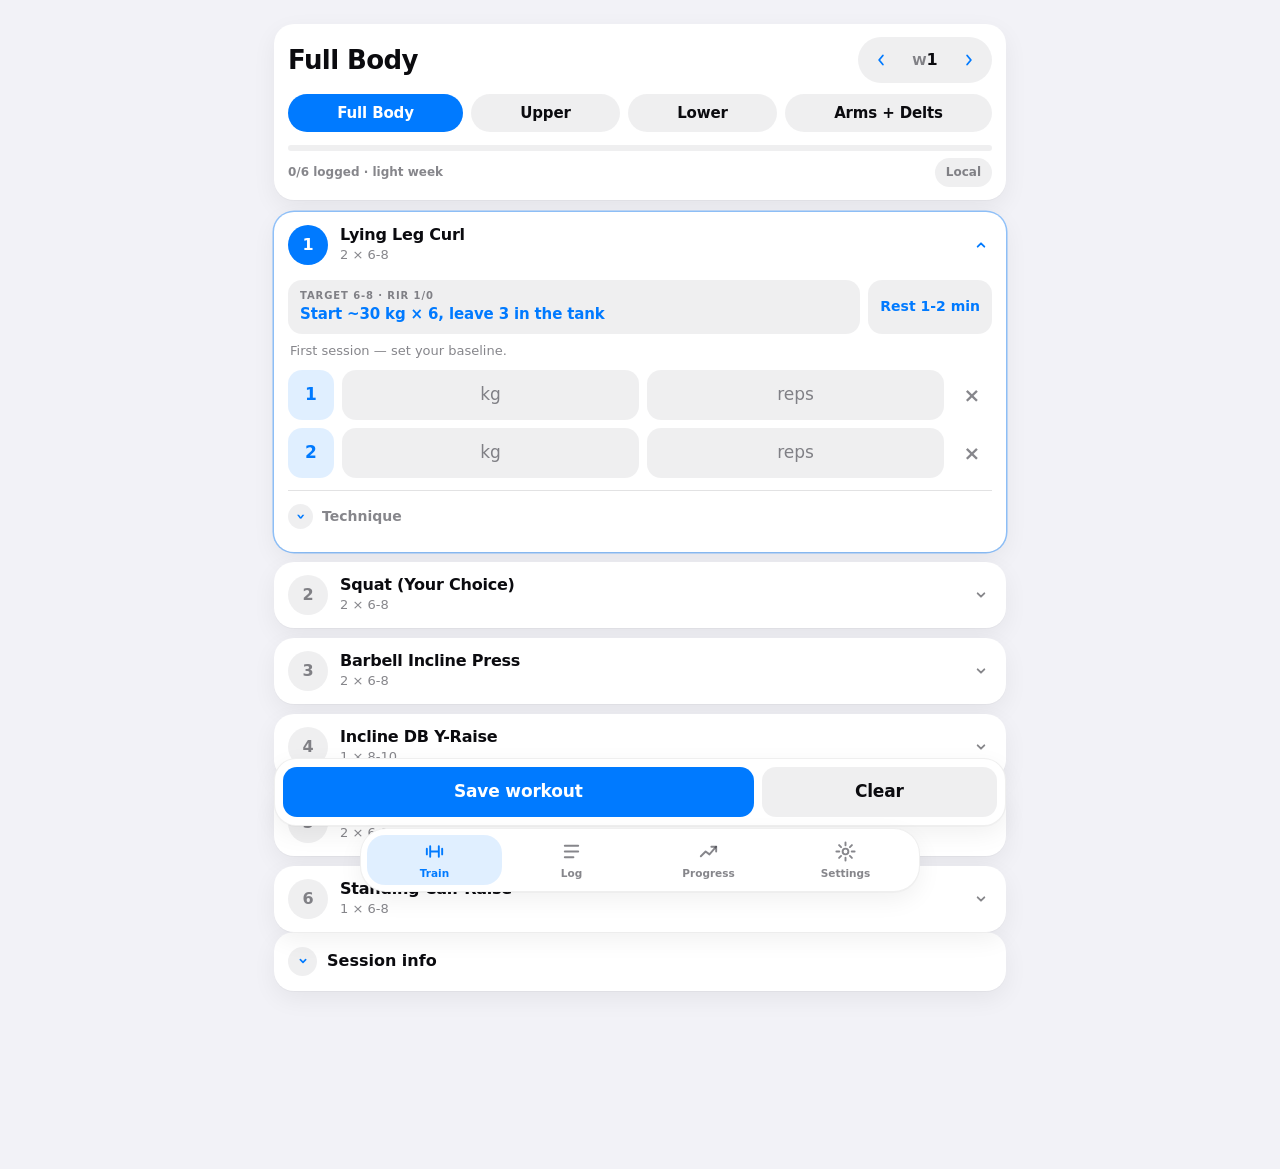
<file: index.html>
<!doctype html>
<html lang="en">
<head>
  <meta charset="utf-8">
  <meta name="viewport" content="width=device-width, initial-scale=1, viewport-fit=cover">
  <meta name="theme-color" content="#f2f2f7">
  <meta name="description" content="Mobile-first Min-Max training tracker with Supabase sync.">
  <meta name="apple-mobile-web-app-capable" content="yes">
  <meta name="apple-mobile-web-app-status-bar-style" content="black-translucent">
  <meta name="apple-mobile-web-app-title" content="MinMax">
  <title>MinMax Tracker</title>
  <link rel="manifest" href="manifest.webmanifest">
  <link rel="apple-touch-icon" href="icons/icon-192.png">
  <link rel="preconnect" href="https://cdn.jsdelivr.net" crossorigin>
  <link rel="dns-prefetch" href="https://fgeseogicphovwroritm.supabase.co">
  <script>
  // Apply saved theme before first paint to avoid a flash. "auto" (default) follows the system.
  try{
    var mmState = JSON.parse(localStorage.getItem('mm_tracker_v13_1_clean_sync_state') || 'null');
    var mmPref = (mmState && mmState.preferences && mmState.preferences.theme) || 'auto';
    var mmDark = mmPref === 'dark' || (mmPref !== 'light' && window.matchMedia && matchMedia('(prefers-color-scheme: dark)').matches);
    if(mmDark){
      document.documentElement.classList.add('dark');
      var mmMeta = document.querySelector('meta[name="theme-color"]');
      if(mmMeta) mmMeta.setAttribute('content', '#000000');
    }
  }catch(e){}
  </script>
  <link rel="stylesheet" href="src/styles.css?v=17.3.2">
  <script type="application/json" id="programFallback">{
  "version": "7.0.0",
  "title": "The Min-Max Program",
  "split": [
    "Full Body",
    "Upper",
    "Lower",
    "Arms + Delts"
  ],
  "lightWeeks": [
    1,
    7
  ],
  "weeks": 12,
  "days": {
    "Full Body": [
      {
        "name": "Lying Leg Curl",
        "sets": 2,
        "reps": "6-8",
        "rir": "1 / 0",
        "rest": "1-2 min",
        "substitutions": [
          "Seated Leg Curl",
          "Nordic Ham Curl"
        ],
        "note": "Set the machine for the biggest stretch at the bottom; don't let your hips pop up."
      },
      {
        "name": "Squat (Your Choice)",
        "sets": 2,
        "reps": "6-8",
        "rir": "3 / 2",
        "rest": "3-5 min",
        "substitutions": [
          "Back Squat",
          "Front Squat",
          "Hack Squat",
          "Belt Squat",
          "Smith Squat"
        ],
        "note": "Any squat variation works. Build to a hard top set."
      },
      {
        "name": "Barbell Incline Press",
        "sets": 2,
        "reps": "6-8",
        "rir": "2 / 1",
        "rest": "3-5 min",
        "substitutions": [
          "Smith Incline Press",
          "DB Incline Press"
        ],
        "note": "30–45° bench. Pause 1s at the bottom while keeping tension on the pecs."
      },
      {
        "name": "Incline DB Y-Raise",
        "sets": 1,
        "reps": "8-10",
        "rir": "0",
        "rest": "1-2 min",
        "substitutions": [
          "Cable Y-Raise",
          "Machine Lateral Raise"
        ],
        "note": "Back against a 30° incline; lift up and out in a Y shape."
      },
      {
        "name": "Pull-Up (Wide Grip)",
        "sets": 2,
        "reps": "6-8",
        "rir": "2 / 1",
        "rest": "2-3 min",
        "substitutions": [
          "Lat Pulldown (Wide)",
          "1-Arm Cable Pulldown"
        ],
        "note": "Control the negative, full ROM, feel the lats pull apart.",
        "bw": true
      },
      {
        "name": "Standing Calf Raise",
        "sets": 1,
        "reps": "6-8",
        "rir": "0",
        "rest": "1-2 min",
        "substitutions": [
          "Leg Press Calf Press",
          "Donkey Calf Raise"
        ],
        "note": "1–2s pause at the bottom; roll through the balls of your feet."
      }
    ],
    "Upper": [
      {
        "name": "Close-Grip Lat Pulldown",
        "sets": 2,
        "reps": "8-10",
        "rir": "2 / 1",
        "rest": "2-3 min",
        "substitutions": [
          "Close-Grip Pull-Up",
          "1-Arm Cable Pulldown"
        ],
        "note": "Lean back about 15°, drive elbows down, squeeze shoulder blades."
      },
      {
        "name": "Chest-Supported T-Bar Row",
        "sets": 2,
        "reps": "8-10",
        "rir": "2 / 1",
        "rest": "2-3 min",
        "substitutions": [
          "Chest-Supported Machine Row",
          "DB Row"
        ],
        "note": "Flare elbows about 45° and squeeze your shoulder blades at the top."
      },
      {
        "name": "Machine Shrug",
        "sets": 1,
        "reps": "6-8",
        "rir": "1",
        "rest": "1-2 min",
        "substitutions": [
          "Barbell Shrug",
          "Cable Shrug-In"
        ],
        "note": "Shrug up to your ears. Use straps if possible."
      },
      {
        "name": "Machine Chest Press",
        "sets": 2,
        "reps": "8-10",
        "rir": "2 / 1",
        "rest": "3-5 min",
        "substitutions": [
          "Smith Bench Press",
          "DB Bench Press"
        ],
        "note": "1s pause at the bottom with tension on the pecs."
      },
      {
        "name": "High-Cable Lateral Raise",
        "sets": 2,
        "reps": "8-10",
        "rir": "1 / 0",
        "rest": "1-2 min",
        "substitutions": [
          "DB Lateral Raise",
          "Machine Lateral Raise"
        ],
        "note": "Cable at hip height; let the hand pass past midline for a deep stretch."
      },
      {
        "name": "1-Arm Reverse Pec Deck",
        "sets": 1,
        "reps": "8-10",
        "rir": "0",
        "rest": "1-2 min",
        "substitutions": [
          "Lying Reverse DB Flye",
          "Reverse Cable Crossover"
        ],
        "note": "Sweep the weight out in the largest semi-circle you can."
      },
      {
        "name": "Cable Crunch",
        "sets": 2,
        "reps": "6-8",
        "rir": "1 / 0",
        "rest": "1-2 min",
        "substitutions": [
          "Weighted Crunch",
          "Machine Crunch"
        ],
        "note": "Round the lower back as you crunch; strong mind-muscle connection."
      }
    ],
    "Lower": [
      {
        "name": "Leg Extension",
        "sets": 2,
        "reps": "8-10",
        "rir": "1 / 0",
        "rest": "1-2 min",
        "substitutions": [
          "Reverse Nordic",
          "Sissy Squat"
        ],
        "note": "Seat back; pull your hips down into the seat using the handles."
      },
      {
        "name": "Barbell RDL",
        "sets": 2,
        "reps": "6-8",
        "rir": "3 / 2",
        "rest": "2-3 min",
        "substitutions": [
          "DB RDL",
          "Seated Cable Deadlift"
        ],
        "note": "Hips straight back, deep stretch, neutral spine — don't round."
      },
      {
        "name": "Machine Hip Thrust",
        "sets": 2,
        "reps": "6-8",
        "rir": "2 / 1",
        "rest": "2-3 min",
        "substitutions": [
          "Barbell Hip Thrust",
          "45° Hyperextension"
        ],
        "note": "Squeeze glutes hard at the top, control the way down."
      },
      {
        "name": "Leg Press",
        "sets": 1,
        "reps": "6-8",
        "rir": "1",
        "rest": "2-3 min",
        "substitutions": [
          "Smith Machine Squat",
          "Barbell Squat"
        ],
        "note": "Feet lower for quad focus; go as deep as you can without rounding."
      },
      {
        "name": "Standing Calf Raise",
        "sets": 2,
        "reps": "8-10",
        "rir": "1 / 0",
        "rest": "1-2 min",
        "substitutions": [
          "Leg Press Calf Press",
          "Donkey Calf Raise"
        ],
        "note": "1–2s pause at the bottom; roll through the balls of your feet."
      }
    ],
    "Arms + Delts": [
      {
        "name": "Bayesian Cable Curl",
        "sets": 2,
        "reps": "6-8",
        "rir": "1 / 0",
        "rest": "1-2 min",
        "substitutions": [
          "Incline DB Curl",
          "Standing DB Curl"
        ],
        "note": "Optionally lean forward; control the negative for a deep stretch."
      },
      {
        "name": "Overhead Cable Triceps Extension",
        "sets": 2,
        "reps": "8-10",
        "rir": "1 / 0",
        "rest": "1-2 min",
        "substitutions": [
          "Overhead DB Extension",
          "Skull Crusher"
        ],
        "note": "Feel a deep stretch on the triceps through the whole negative."
      },
      {
        "name": "Modified Zottman Curl",
        "sets": 1,
        "reps": "8-10",
        "rir": "0",
        "rest": "1-2 min",
        "substitutions": [
          "DB Hammer Curl",
          "Preacher Hammer Curl"
        ],
        "note": "Hammer on the way up, supinated palms up on the way down."
      },
      {
        "name": "Cable Triceps Kickback",
        "sets": 2,
        "reps": "8-10",
        "rir": "1 / 0",
        "rest": "1-2 min",
        "substitutions": [
          "Seated Dip Machine",
          "Close-Grip Dip"
        ],
        "note": "Keep your upper arm behind your torso throughout the ROM."
      },
      {
        "name": "DB Wrist Curl",
        "sets": 2,
        "reps": "8-10",
        "rir": "1 / 0",
        "rest": "1-2 min",
        "substitutions": [
          "Cable Wrist Curl"
        ],
        "note": "Smooth, controlled reps."
      },
      {
        "name": "DB Wrist Extension",
        "sets": 2,
        "reps": "8-10",
        "rir": "1 / 0",
        "rest": "1-2 min",
        "substitutions": [
          "Cable Wrist Extension"
        ],
        "note": "Smooth, controlled reps."
      },
      {
        "name": "Alternating DB Curl",
        "sets": 1,
        "reps": "6-8",
        "rir": "0",
        "rest": "1-2 min",
        "substitutions": [
          "Barbell Curl",
          "EZ-Bar Curl"
        ],
        "note": "Slow, controlled reps."
      },
      {
        "name": "Machine Lateral Raise",
        "sets": 2,
        "reps": "8-10",
        "rir": "1 / 0",
        "rest": "1-2 min",
        "substitutions": [
          "High-Cable Lateral Raise",
          "DB Lateral Raise"
        ],
        "note": "Focus on squeezing the side delt to move the weight."
      },
      {
        "name": "Dead Hang (optional)",
        "sets": 2,
        "reps": "Time",
        "rir": "—",
        "rest": "1-2 min",
        "substitutions": [],
        "note": "Hold for time. Try to add a few seconds each week.",
        "bw": true,
        "timed": true,
        "optional": true
      }
    ]
  }
}</script>
  <script defer src="src/app.js?v=17.3.2"></script>
</head>
<body>
  <noscript><div class="noscript">Enable JavaScript to use MinMax Tracker.</div></noscript>

  <div id="toast" class="toast" role="status" aria-live="polite" hidden></div>
  <div id="modalRoot"></div>

  <main id="app" class="shell">
    <section id="pageTrain" class="page active" data-page="train">
      <header class="card compact trainbar">
        <div class="trainbar-top">
          <h1 id="trainTitle">Train</h1>
          <div class="week-mini">
            <button id="weekMinus" type="button" aria-label="Previous week"><svg viewBox="0 0 24 24" aria-hidden="true"><path d="M14.5 6l-5 6 5 6"/></svg></button>
            <span>W<b id="weekNumber">1</b></span>
            <button id="weekPlus" type="button" aria-label="Next week"><svg viewBox="0 0 24 24" aria-hidden="true"><path d="M9.5 6l5 6-5 6"/></svg></button>
          </div>
        </div>
        <div id="dayTabs" class="chips" role="tablist" aria-label="Training day"></div>
        <div class="progress-wrap">
          <div class="progress-track" aria-label="Workout completion"><span id="workoutProgress"></span></div>
          <div class="progress-meta"><span id="trainSub">Loading program…</span><span class="status-pill" id="syncChip">Local</span></div>
        </div>
      </header>

      <div id="exerciseList" class="stack"></div>

      <section class="card compact">
        <button id="sessionToggle" class="details-toggle" type="button" aria-expanded="false"><span data-mark><svg viewBox="0 0 24 24" aria-hidden="true"><path d="M8 10l4 4 4-4"/></svg></span><b>Session info</b></button>
        <div id="sessionFields" class="session-fields" hidden>
          <div class="grid2">
            <label>Date<input id="sDate" type="date"></label>
            <label>Bodyweight<input id="sBw" type="number" inputmode="decimal" min="0" step="0.1" placeholder="kg"></label>
            <label>Energy<input id="sEnergy" type="number" inputmode="numeric" min="1" max="5" step="1" placeholder="1-5"></label>
            <label>Sleep<input id="sSleep" type="number" inputmode="numeric" min="1" max="5" step="1" placeholder="1-5"></label>
          </div>
          <label>Notes<input id="sNotes" type="text" maxlength="180" placeholder="Optional"></label>
        </div>
      </section>

      <div class="sticky-actions">
        <button id="saveWorkout" class="btn primary" type="button">Save workout</button>
        <button id="clearDraft" class="btn ghost" type="button">Clear</button>
      </div>
    </section>

    <section id="pageLog" class="page" data-page="log">
      <header class="hero"><h1>Log</h1><p class="small">Saved workouts</p></header>
      <div id="logList" class="stack"></div>
    </section>

    <section id="pageProgress" class="page" data-page="progress">
      <header class="hero"><h1>Progress</h1></header>
      <section class="card compact">
        <div class="segmented" role="tablist" aria-label="Progress view">
          <button id="viewOverall" class="seg active" type="button" data-view="overall">Overall</button>
          <button id="viewExercise" class="seg" type="button" data-view="exercise">Exercise</button>
        </div>
        <div id="progressControls" class="grid2 controls-grid">
          <label>Exercise<select id="progressExercise"></select></label>
          <label>Metric<select id="progressMetric"><option value="auto">Auto</option><option value="e1rm">Estimated 1RM</option><option value="load">Best load</option><option value="volume">Volume</option><option value="reps">Reps / seconds</option></select></label>
        </div>
      </section>
      <section id="statsGrid" class="stats-grid"></section>
      <section class="card"><div class="section-head"><h2 id="chartTitle">Chart</h2><p id="chartSubtitle" class="muted"></p></div><div id="chartBox" class="chart-box"></div></section>
      <section class="insights-grid">
        <article id="recordsPanel" class="card insight good"></article>
        <article id="weakPanel" class="card insight warning"></article>
      </section>
      <section class="card"><h2 id="listTitle">Entries</h2><div id="progressList" class="stack"></div></section>
    </section>

    <section id="pageSettings" class="page" data-page="settings">
      <header class="hero"><h1>Settings</h1></header>
      <section class="card" id="authBox"></section>
      <h3 class="group-title">Preferences</h3>
      <section class="card list-group">
        <div class="row-item">
          <span class="row-label">Appearance</span>
          <div class="seg-mini" id="themeSeg" role="group" aria-label="Appearance">
            <button type="button" data-theme-pref="auto" aria-pressed="false">Auto</button>
            <button type="button" data-theme-pref="light" aria-pressed="false">Light</button>
            <button type="button" data-theme-pref="dark" aria-pressed="false">Dark</button>
          </div>
        </div>
        <label class="row-item">
          <span class="row-label">Show RIR fields</span>
          <span class="switch"><input id="rirToggle" type="checkbox" role="switch" aria-label="Show RIR fields"></span>
        </label>
        <label class="row-item">
          <span class="row-label">Low power mode</span>
          <span class="switch"><input id="lowPowerToggle" type="checkbox" role="switch" aria-label="Low power mode"></span>
        </label>
      </section>
      <h3 class="group-title">Profile</h3>
      <section class="card list-group">
        <div class="row-item"><span class="row-label">Height</span><div class="row-input"><input id="pHeight" type="number" inputmode="numeric" min="120" max="230" step="1" placeholder="173" aria-label="Height, cm"><span class="unit">cm</span></div></div>
        <div class="row-item"><span class="row-label">Weight</span><div class="row-input"><input id="pWeight" type="number" inputmode="decimal" min="30" step="0.5" placeholder="76" aria-label="Weight, kg"><span class="unit">kg</span></div></div>
        <div class="row-item"><span class="row-label">Age</span><div class="row-input"><input id="pAge" type="number" inputmode="numeric" min="10" max="100" step="1" placeholder="24" aria-label="Age, years"><span class="unit">yrs</span></div></div>
        <div class="row-item"><span class="row-label">Sex</span><div class="seg-mini" id="sexSeg" role="group" aria-label="Sex"><button type="button" data-sex="m" aria-pressed="false">M</button><button type="button" data-sex="f" aria-pressed="false">F</button></div></div>
        <p class="small profile-note">Used to estimate starting weights and progression targets. Logged bodyweight takes priority over the profile weight.</p>
      </section>
      <h3 class="group-title">Data</h3>
      <section class="card list-group">
        <button id="exportJson" class="row-btn" type="button">Export JSON<span class="row-note">Full backup</span></button>
        <button id="exportCsv" class="row-btn" type="button">Export CSV<span class="row-note">Spreadsheet</span></button>
        <button id="importJsonBtn" class="row-btn" type="button">Import Backup<span class="row-note">JSON</span></button>
        <input id="importFile" type="file" accept="application/json,.json" hidden>
      </section>
      <section class="card compact">
        <button id="diagnosticsToggle" class="details-toggle" type="button" aria-expanded="false"><span data-mark><svg viewBox="0 0 24 24" aria-hidden="true"><path d="M8 10l4 4 4-4"/></svg></span><b>Sync diagnostics</b></button>
        <div id="diagnostics" class="diagnostics" hidden></div>
      </section>
      <h3 class="group-title">About</h3>
      <section class="card list-group">
        <button id="aboutRow" class="row-btn about-row" type="button" aria-expanded="false">Badge vault<span class="row-note" id="badgeCount">🏅 0/12</span></button>
        <div id="badgePanel" class="badge-grid" hidden></div>
        <div class="row-item"><span class="row-label">MinMax Tracker</span><span class="row-note" id="aboutVersion">v17</span></div>
      </section>
      <h3 class="group-title danger">Danger Zone</h3>
      <section class="card danger-zone">
        <p class="muted">Reset clears this device only. Erase removes local and cloud data if signed in.</p>
        <button id="resetLocal" class="btn danger-outline" type="button">Reset Local Data</button>
        <button id="eraseAll" class="btn danger-fill" type="button">Erase All Data</button>
      </section>
    </section>
  </main>

  <button id="restPill" class="rest-pill" type="button" hidden aria-label="Rest timer — tap to skip"></button>

  <nav class="bottom-nav" aria-label="Main navigation">
    <button class="navbtn active" data-nav="train" type="button"><svg viewBox="0 0 24 24" aria-hidden="true"><path d="M4 9v6M7.5 6.5v11M16.5 6.5v11M20 9v6M7.5 12h9"/></svg>Train</button>
    <button class="navbtn" data-nav="log" type="button"><svg viewBox="0 0 24 24" aria-hidden="true"><path d="M5 6h14M5 12h14M5 18h9"/></svg>Log</button>
    <button class="navbtn" data-nav="progress" type="button"><svg viewBox="0 0 24 24" aria-hidden="true"><path d="M4 17l5-5 4 3 7-8"/><path d="M15 7h5v5"/></svg>Progress</button>
    <button class="navbtn" data-nav="settings" type="button"><svg viewBox="0 0 24 24" aria-hidden="true"><circle cx="12" cy="12" r="3"/><path d="M12 2.5v3M12 18.5v3M2.5 12h3M18.5 12h3M5.3 5.3l2.1 2.1M16.6 16.6l2.1 2.1M18.7 5.3l-2.1 2.1M7.4 16.6l-2.1 2.1"/></svg>Settings</button>
  </nav>
</body>
</html>
</file>
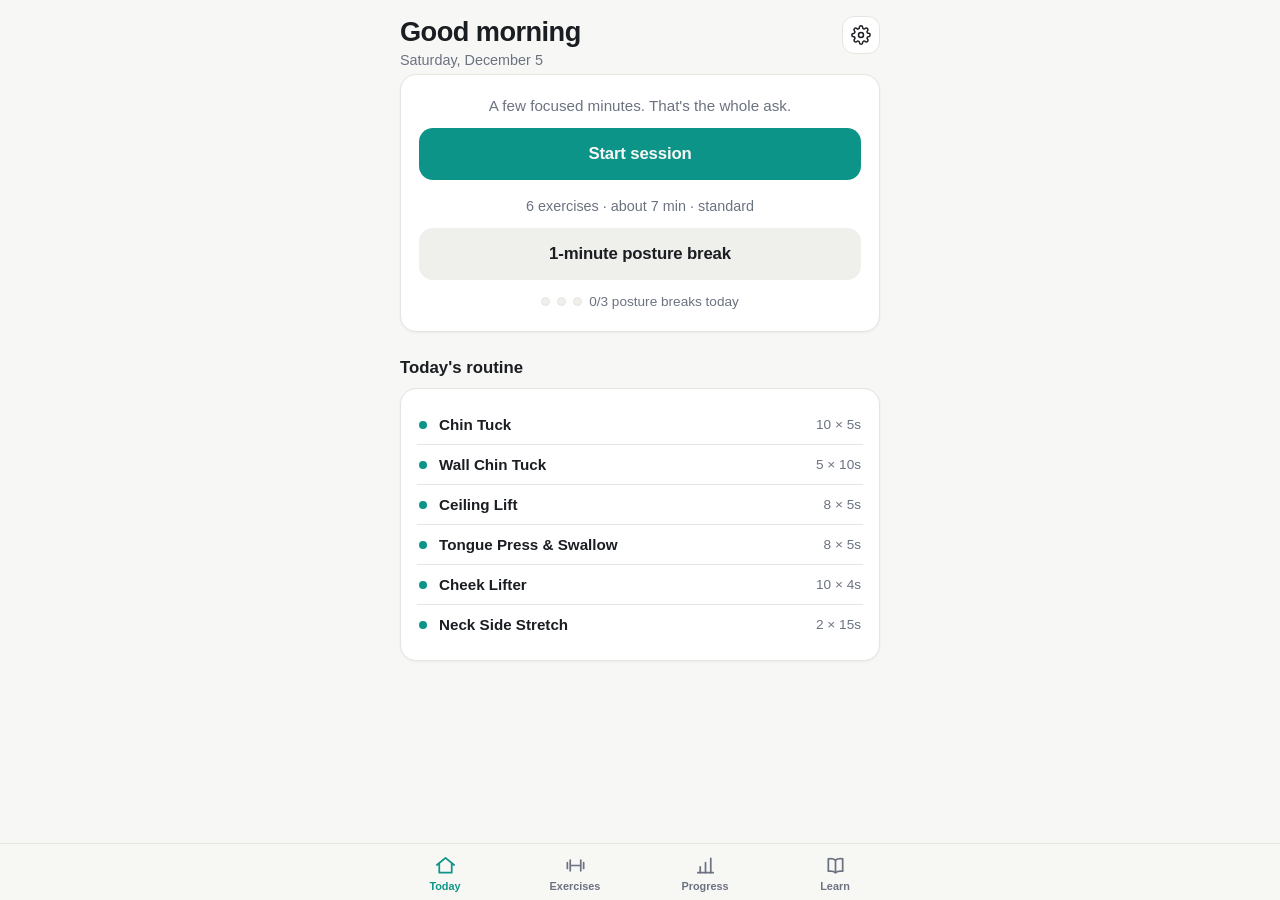
<file: chin-tuck/index.html>
<!DOCTYPE html>
<html lang="en">
<head>
<meta charset="UTF-8">
<meta name="viewport" content="width=device-width, initial-scale=1, viewport-fit=cover, user-scalable=no">
<meta name="theme-color" content="#F7F7F5" media="(prefers-color-scheme: light)">
<meta name="theme-color" content="#0E1116" media="(prefers-color-scheme: dark)">
<meta name="apple-mobile-web-app-capable" content="yes">
<meta name="apple-mobile-web-app-status-bar-style" content="black-translucent">
<meta name="description" content="Tuck — a minimalist, evidence-based chin tuck and face-posture trainer.">
<link rel="manifest" href="manifest.webmanifest">
<link rel="icon" href="icons/icon-192.png">
<link rel="apple-touch-icon" href="icons/icon-192.png">
<title>Tuck</title>
<style>
:root{
  --bg:#F7F7F5; --card:#FFFFFF; --card2:#EFEFEC; --text:#1A1D21; --muted:#6B7280;
  --accent:#0D9488; --accent-soft:#0D948818; --line:#E5E5E1; --danger:#DC2626;
  --shadow:0 1px 3px rgba(0,0,0,.05);
}
@media (prefers-color-scheme: dark){
  :root{
    --bg:#0E1116; --card:#171B21; --card2:#1F242C; --text:#ECEEF0; --muted:#8B93A0;
    --accent:#5EEAD4; --accent-soft:#5EEAD41A; --line:#252B34; --danger:#F87171;
    --shadow:none;
  }
}
*{margin:0;padding:0;box-sizing:border-box;-webkit-tap-highlight-color:transparent}
html{font-size:16px}
body{
  font-family:-apple-system,BlinkMacSystemFont,"Segoe UI",Roboto,Helvetica,Arial,sans-serif;
  background:var(--bg);color:var(--text);
  min-height:100dvh;overscroll-behavior-y:none;
  -webkit-font-smoothing:antialiased;
}
main{max-width:520px;margin:0 auto;padding:calc(16px + env(safe-area-inset-top)) 20px calc(96px + env(safe-area-inset-bottom))}
h1{font-size:1.7rem;font-weight:800;letter-spacing:-.02em}
h2{font-size:1.05rem;font-weight:700;margin:26px 0 10px}
.sub{color:var(--muted);font-size:.9rem;margin-top:4px}
.page{display:none}
.page.active{display:block;animation:fade .18s ease}
@keyframes fade{from{opacity:0;transform:translateY(4px)}to{opacity:1;transform:none}}

.topbar{display:flex;justify-content:space-between;align-items:flex-start;margin-bottom:6px}
.iconbtn{background:var(--card);border:1px solid var(--line);color:var(--text);width:38px;height:38px;border-radius:12px;font-size:1.1rem;display:flex;align-items:center;justify-content:center;cursor:pointer}

.card{background:var(--card);border:1px solid var(--line);border-radius:16px;padding:16px;box-shadow:var(--shadow)}
.card + .card{margin-top:10px}

/* Today */
.hero{display:flex;flex-direction:column;gap:14px;padding:22px 18px;text-align:center}
.streak{font-size:.95rem;color:var(--muted)}
.streak b{color:var(--text)}
.donebadge{display:inline-flex;align-items:center;gap:6px;color:var(--accent);font-weight:700;font-size:.95rem;justify-content:center}
.bigbtn{
  background:var(--accent);color:var(--bg);border:none;border-radius:14px;
  padding:16px;font-size:1.05rem;font-weight:800;cursor:pointer;width:100%;
  letter-spacing:-.01em;
}
.bigbtn:active{transform:scale(.985)}
.bigbtn.secondary{background:var(--card2);color:var(--text)}
.routine-list{display:flex;flex-direction:column}
.routine-item{display:flex;align-items:center;gap:12px;padding:11px 2px;border-bottom:1px solid var(--line)}
.routine-item:last-child{border-bottom:none}
.routine-item .dot{width:8px;height:8px;border-radius:50%;background:var(--accent);flex:none}
.routine-item .nm{font-weight:600;font-size:.95rem;flex:1}
.routine-item .meta{color:var(--muted);font-size:.85rem;white-space:nowrap}
.breaks{display:flex;gap:7px;justify-content:center;align-items:center;font-size:.85rem;color:var(--muted)}
.breaks .bd{width:9px;height:9px;border-radius:50%;background:var(--card2);border:1.5px solid var(--line)}
.breaks .bd.on{background:var(--accent);border-color:var(--accent)}

/* Exercise art */
.art{display:flex;justify-content:center;color:var(--muted)}
.art svg{width:92px;height:92px;overflow:visible}
.art .ln{fill:none;stroke:currentColor;stroke-width:3;stroke-linecap:round;stroke-linejoin:round}
.art .ac{stroke:var(--accent)}
.ex-art{margin:2px 0 10px}
@keyframes artTuck{0%,18%{transform:translateX(-6px)}50%,72%{transform:translateX(4px)}100%{transform:translateX(-6px)}}
@keyframes artCeil{0%,18%{transform:rotate(0deg)}50%,72%{transform:rotate(22deg)}100%{transform:rotate(0deg)}}
@keyframes artPulse{0%,25%{transform:translateY(0);opacity:.55}55%,75%{transform:translateY(-3px);opacity:1}100%{transform:translateY(0);opacity:.55}}
@keyframes artCheek{0%,20%{transform:translateY(0)}55%,75%{transform:translateY(-4px)}100%{transform:translateY(0)}}
@keyframes artTilt{0%{transform:rotate(-15deg)}50%{transform:rotate(15deg)}100%{transform:rotate(-15deg)}}
@keyframes artLift{0%,20%{transform:translateY(0) rotate(0)}50%,72%{transform:translateY(-5px) rotate(-7deg)}100%{transform:translateY(0) rotate(0)}}
@keyframes artFade{0%,30%{opacity:0}55%,80%{opacity:1}100%{opacity:0}}
@media (prefers-reduced-motion: reduce){.art svg *{animation:none !important}}

/* Exercises */
.ex-card{cursor:pointer}
.ex-head{display:flex;justify-content:space-between;align-items:center;gap:10px}
.ex-title{font-weight:700;font-size:1rem}
.ex-target{color:var(--muted);font-size:.85rem;margin-top:2px}
.chev{color:var(--muted);transition:transform .2s}
.ex-card.open .chev{transform:rotate(90deg)}
.ex-body{display:none;margin-top:12px;font-size:.92rem;line-height:1.55}
.ex-card.open .ex-body{display:block}
.ex-body ol{padding-left:20px;display:flex;flex-direction:column;gap:6px;margin:8px 0}
.tag{display:inline-block;background:var(--accent-soft);color:var(--accent);font-size:.75rem;font-weight:700;padding:3px 9px;border-radius:99px;margin-top:10px}
.evidence{color:var(--muted);font-size:.85rem;margin-top:10px;line-height:1.5}
.caution{color:var(--danger);font-size:.85rem;margin-top:8px;line-height:1.5}

/* Progress */
.stats{display:grid;grid-template-columns:1fr 1fr 1fr;gap:10px}
.stat{background:var(--card);border:1px solid var(--line);border-radius:16px;padding:14px 12px;text-align:center}
.stat .v{font-size:1.5rem;font-weight:800;letter-spacing:-.02em}
.stat .l{color:var(--muted);font-size:.78rem;margin-top:2px}
.cal-head{display:flex;justify-content:space-between;align-items:center;margin-bottom:12px}
.cal-head b{font-size:.95rem}
.cal-nav{display:flex;gap:6px}
.cal-nav button{background:var(--card2);border:none;color:var(--text);width:30px;height:30px;border-radius:9px;cursor:pointer;font-size:.9rem}
.cal-grid{display:grid;grid-template-columns:repeat(7,1fr);gap:6px;text-align:center}
.cal-grid .wd{color:var(--muted);font-size:.7rem;font-weight:600;padding-bottom:2px}
.cal-day{aspect-ratio:1;display:flex;align-items:center;justify-content:center;border-radius:10px;font-size:.82rem;color:var(--muted)}
.cal-day.done{background:var(--accent);color:var(--bg);font-weight:700}
.cal-day.today{outline:2px solid var(--accent);outline-offset:-2px;color:var(--text);font-weight:700}
.cal-day.today.done{color:var(--bg)}

/* Learn */
.learn p{font-size:.92rem;line-height:1.6;color:var(--text)}
.learn p + p{margin-top:8px}
.learn .src{color:var(--muted);font-size:.8rem;margin-top:10px;line-height:1.5}
.disclaimer{color:var(--muted);font-size:.8rem;text-align:center;margin-top:24px;line-height:1.5}

/* Tab bar */
nav{
  position:fixed;bottom:0;left:0;right:0;z-index:10;
  background:color-mix(in srgb, var(--bg) 82%, transparent);
  backdrop-filter:blur(18px);-webkit-backdrop-filter:blur(18px);
  border-top:1px solid var(--line);
  padding-bottom:env(safe-area-inset-bottom);
}
.tabs{max-width:520px;margin:0 auto;display:flex}
.tab{flex:1;background:none;border:none;color:var(--muted);padding:10px 0 8px;cursor:pointer;display:flex;flex-direction:column;align-items:center;gap:3px;font-size:.68rem;font-weight:600;font-family:inherit}
.tab svg{width:23px;height:23px;fill:none;stroke:currentColor;stroke-width:1.8;stroke-linecap:round;stroke-linejoin:round}
.tab.active{color:var(--accent)}

/* Player */
#player{
  position:fixed;inset:0;z-index:50;background:var(--bg);display:none;
  flex-direction:column;padding:calc(16px + env(safe-area-inset-top)) 24px calc(24px + env(safe-area-inset-bottom));
}
#player.active{display:flex}
.p-top{display:flex;justify-content:space-between;align-items:center}
.p-count{color:var(--muted);font-size:.9rem;font-weight:600}
.p-mid{flex:1;display:flex;flex-direction:column;align-items:center;justify-content:center;gap:10px;text-align:center;max-width:420px;margin:0 auto;width:100%}
.p-exname{font-size:1.35rem;font-weight:800;letter-spacing:-.02em}
.p-phase{font-size:.85rem;font-weight:800;letter-spacing:.14em;text-transform:uppercase;color:var(--accent)}
.p-phase.rest{color:var(--muted)}
.ring-wrap{position:relative;width:min(52vw,200px);aspect-ratio:1;margin:4px 0}
.ring-wrap svg{width:100%;height:100%;transform:rotate(-90deg)}
.ring-bg{stroke:var(--card2);fill:none;stroke-width:9}
.ring-fg{stroke:var(--accent);fill:none;stroke-width:9;stroke-linecap:round;transition:stroke-dashoffset .15s linear}
.ring-fg.rest{stroke:var(--muted)}
.p-timer{position:absolute;inset:0;display:flex;flex-direction:column;align-items:center;justify-content:center}
.p-timer .n{font-size:3.6rem;font-weight:800;font-variant-numeric:tabular-nums;letter-spacing:-.03em}
.p-timer .r{color:var(--muted);font-size:.9rem;font-weight:600;margin-top:2px}
.p-cue{color:var(--muted);font-size:.95rem;line-height:1.5;min-height:3em;max-width:340px}
.p-actions{display:flex;gap:10px;max-width:420px;margin:0 auto;width:100%}
.p-actions .bigbtn{flex:1}

/* Done screen */
.p-done{flex:1;display:flex;flex-direction:column;align-items:center;justify-content:center;gap:12px;text-align:center}
.p-done .emoji{font-size:3.2rem}
.p-done h2{margin:0;font-size:1.4rem}

/* Settings sheet */
#sheet-backdrop{position:fixed;inset:0;background:rgba(0,0,0,.4);z-index:60;display:none}
#sheet-backdrop.active{display:block}
#sheet{
  position:fixed;left:0;right:0;bottom:0;z-index:61;background:var(--card);
  border-radius:20px 20px 0 0;padding:20px 20px calc(28px + env(safe-area-inset-bottom));
  max-width:520px;margin:0 auto;transform:translateY(100%);transition:transform .25s ease;
  max-height:82dvh;overflow-y:auto;overscroll-behavior:contain;
}
#sheet.active{transform:none}
.sheet-title{font-size:1.15rem;font-weight:800;margin-bottom:16px}
.set-row{display:flex;justify-content:space-between;align-items:center;padding:13px 0;border-bottom:1px solid var(--line)}
.set-row:last-of-type{border-bottom:none}
.set-row .lbl{font-weight:600;font-size:.95rem}
.seg{display:flex;background:var(--card2);border-radius:10px;padding:3px}
.seg button{background:none;border:none;color:var(--muted);font-weight:600;font-size:.82rem;padding:6px 12px;border-radius:8px;cursor:pointer;font-family:inherit}
.seg button.on{background:var(--card);color:var(--text);box-shadow:0 1px 3px rgba(0,0,0,.12)}
.switch{position:relative;width:48px;height:29px;background:var(--card2);border-radius:99px;cursor:pointer;transition:background .2s;flex:none}
.switch.on{background:var(--accent)}
.switch::after{content:"";position:absolute;top:2.5px;left:3px;width:24px;height:24px;background:#fff;border-radius:50%;transition:left .2s;box-shadow:0 1px 3px rgba(0,0,0,.25)}
.switch.on::after{left:21px}
.set-note{color:var(--muted);font-size:.78rem;line-height:1.5;padding:8px 0 2px}
.sync-code{font-family:ui-monospace,SFMono-Regular,Menlo,monospace;font-size:.78rem;background:var(--card2);border-radius:10px;padding:10px 12px;word-break:break-all;margin:8px 0;user-select:all}
.sync-row{display:flex;gap:8px;margin:8px 0}
.sync-row input{flex:1;background:var(--card2);border:1px solid var(--line);border-radius:10px;padding:10px 12px;color:var(--text);font-size:.85rem;font-family:inherit;min-width:0}
.sync-row input:focus{outline:2px solid var(--accent);outline-offset:-1px}
.minibtn{background:var(--accent-soft);color:var(--accent);border:none;border-radius:10px;padding:9px 14px;font-weight:700;font-size:.85rem;cursor:pointer;font-family:inherit;white-space:nowrap}
.minibtn.plain{background:var(--card2);color:var(--text)}
.reset-btn{width:100%;background:none;border:none;color:var(--danger);font-weight:700;font-size:.95rem;padding:14px 0 2px;cursor:pointer;font-family:inherit}

.toast{
  position:fixed;bottom:calc(86px + env(safe-area-inset-bottom));left:50%;transform:translateX(-50%) translateY(20px);
  background:var(--text);color:var(--bg);padding:10px 18px;border-radius:99px;font-size:.88rem;font-weight:600;
  opacity:0;pointer-events:none;transition:.25s;z-index:70;white-space:nowrap;
}
.toast.show{opacity:1;transform:translateX(-50%)}
</style>
</head>
<body>

<main>
  <!-- TODAY -->
  <section class="page active" id="page-today">
    <div class="topbar">
      <div>
        <h1 id="greeting">Tuck</h1>
        <div class="sub" id="today-date"></div>
      </div>
      <button class="iconbtn" id="btn-settings" aria-label="Settings">
        <svg width="20" height="20" viewBox="0 0 24 24" fill="none" stroke="currentColor" stroke-width="1.8" stroke-linecap="round"><circle cx="12" cy="12" r="3"/><path d="M19.4 15a1.65 1.65 0 0 0 .33 1.82l.06.06a2 2 0 1 1-2.83 2.83l-.06-.06a1.65 1.65 0 0 0-1.82-.33 1.65 1.65 0 0 0-1 1.51V21a2 2 0 1 1-4 0v-.09A1.65 1.65 0 0 0 9 19.4a1.65 1.65 0 0 0-1.82.33l-.06.06a2 2 0 1 1-2.83-2.83l.06-.06a1.65 1.65 0 0 0 .33-1.82 1.65 1.65 0 0 0-1.51-1H3a2 2 0 1 1 0-4h.09A1.65 1.65 0 0 0 4.6 9a1.65 1.65 0 0 0-.33-1.82l-.06-.06a2 2 0 1 1 2.83-2.83l.06.06a1.65 1.65 0 0 0 1.82.33H9a1.65 1.65 0 0 0 1-1.51V3a2 2 0 1 1 4 0v.09a1.65 1.65 0 0 0 1 1.51 1.65 1.65 0 0 0 1.82-.33l.06-.06a2 2 0 1 1 2.83 2.83l-.06.06a1.65 1.65 0 0 0-.33 1.82V9a1.65 1.65 0 0 0 1.51 1H21a2 2 0 1 1 0 4h-.09a1.65 1.65 0 0 0-1.51 1z"/></svg>
      </button>
    </div>

    <div class="card hero">
      <div id="hero-status"></div>
      <button class="bigbtn" id="btn-start">Start session</button>
      <div class="sub" id="session-est"></div>
      <button class="bigbtn secondary" id="btn-break">1-minute posture break</button>
      <div class="breaks" id="breaks-row"></div>
    </div>

    <h2>Today's routine</h2>
    <div class="card routine-list" id="routine-list"></div>
  </section>

  <!-- EXERCISES -->
  <section class="page" id="page-exercises">
    <div class="topbar"><div><h1>Exercises</h1><div class="sub">Tap any exercise to learn it properly.</div></div></div>
    <div id="ex-list"></div>
  </section>

  <!-- PROGRESS -->
  <section class="page" id="page-progress">
    <div class="topbar"><div><h1>Progress</h1><div class="sub">Consistency beats intensity.</div></div></div>
    <div class="stats" id="stats-row"></div>
    <h2>Calendar</h2>
    <div class="card">
      <div class="cal-head">
        <b id="cal-title"></b>
        <div class="cal-nav">
          <button id="cal-prev" aria-label="Previous month">‹</button>
          <button id="cal-next" aria-label="Next month">›</button>
        </div>
      </div>
      <div class="cal-grid" id="cal-grid"></div>
    </div>
    <div class="stats" id="stats-row2" style="margin-top:10px"></div>
  </section>

  <!-- LEARN -->
  <section class="page" id="page-learn">
    <div class="topbar"><div><h1>Learn</h1><div class="sub">What the evidence actually says.</div></div></div>
    <div id="learn-list" class="learn"></div>
    <p class="disclaimer">Tuck is an exercise companion, not medical advice. If you have neck pain, TMJ problems, dizziness, or a recent injury, talk to a physical therapist or doctor before training. Stop any exercise that causes pain.</p>
  </section>
</main>

<!-- TABS -->
<nav>
  <div class="tabs">
    <button class="tab active" data-page="today">
      <svg viewBox="0 0 24 24"><path d="M3 11.5 12 4l9 7.5"/><path d="M5.5 10v9.5h13V10"/></svg>Today
    </button>
    <button class="tab" data-page="exercises">
      <svg viewBox="0 0 24 24"><path d="M6.5 6.5v11M17.5 6.5v11M3.5 9v6M20.5 9v6M6.5 12h11"/></svg>Exercises
    </button>
    <button class="tab" data-page="progress">
      <svg viewBox="0 0 24 24"><path d="M4 19.5h16"/><path d="M6.5 19.5v-6M12 19.5V9M17.5 19.5V4.5"/></svg>Progress
    </button>
    <button class="tab" data-page="learn">
      <svg viewBox="0 0 24 24"><path d="M12 6.5c-1.8-1.6-4.5-2-7.5-1.5v13c3-.5 5.7-.1 7.5 1.5 1.8-1.6 4.5-2 7.5-1.5v-13c-3-.5-5.7-.1-7.5 1.5z"/><path d="M12 6.5v13"/></svg>Learn
    </button>
  </div>
</nav>

<!-- PLAYER -->
<div id="player">
  <div class="p-top">
    <span class="p-count" id="p-count"></span>
    <button class="iconbtn" id="p-close" aria-label="End session">✕</button>
  </div>
  <div class="p-mid" id="p-mid">
    <div class="p-phase" id="p-phase"></div>
    <div class="p-exname" id="p-exname"></div>
    <div class="art" id="p-art"></div>
    <div class="ring-wrap">
      <svg viewBox="0 0 100 100">
        <circle class="ring-bg" cx="50" cy="50" r="44"></circle>
        <circle class="ring-fg" id="ring" cx="50" cy="50" r="44"></circle>
      </svg>
      <div class="p-timer">
        <div class="n" id="p-secs">–</div>
        <div class="r" id="p-rep"></div>
      </div>
    </div>
    <div class="p-cue" id="p-cue"></div>
  </div>
  <div class="p-done" id="p-done" style="display:none">
    <div class="emoji">✓</div>
    <h2>Session complete</h2>
    <div class="sub" id="p-done-sub"></div>
  </div>
  <div class="p-actions">
    <button class="bigbtn secondary" id="p-pause">Pause</button>
    <button class="bigbtn secondary" id="p-skip">Skip</button>
  </div>
</div>

<!-- SETTINGS SHEET -->
<div id="sheet-backdrop"></div>
<div id="sheet">
  <div class="sheet-title">Settings</div>
  <div class="set-row">
    <span class="lbl">Intensity</span>
    <div class="seg" id="seg-level">
      <button data-v="gentle">Gentle</button>
      <button data-v="standard">Standard</button>
      <button data-v="advanced">Advanced</button>
    </div>
  </div>
  <div class="set-row">
    <span class="lbl">Sound cues</span>
    <div class="switch" id="sw-sound"></div>
  </div>
  <div class="set-row">
    <span class="lbl">Vibration</span>
    <div class="switch" id="sw-vibe"></div>
  </div>
  <div class="set-row">
    <span class="lbl">Posture pings</span>
    <div class="seg" id="seg-ping">
      <button data-v="0">Off</button>
      <button data-v="30">30m</button>
      <button data-v="60">60m</button>
      <button data-v="90">90m</button>
    </div>
  </div>
  <div class="set-note">Pings remind you to reset your posture and fire while Tuck is open (keep the tab or installed app running). For guaranteed reminders when it's closed, set a repeating phone alarm.</div>
  <div class="set-row" style="border-top:1px solid var(--line)">
    <span class="lbl">Sync devices</span>
    <div id="sync-ui-btns"></div>
  </div>
  <div id="sync-ui"></div>
  <button class="reset-btn" id="btn-reset">Reset all data</button>
</div>

<div class="toast" id="toast"></div>

<script>
"use strict";

/* ---------------- Data ---------------- */

/* Schematic exercise illustrations (inline SVG, animated) */
const P_FACE = "M67 12 Q45 12 42 30 Q41 37 36 44 Q33 47 37 48.5 Q40 50 39 54 Q38 57 41 58 Q44 59 42.5 62 Q40.5 67 48 68.5 Q55 70 56.5 76 L57 88";
const P_BACK = "M67 12 Q83 19 81 38 Q79.5 54 72 61 L72 88";
const HEAD = `<path class="ln" d="${P_FACE}"/><path class="ln" d="${P_BACK}"/><circle cx="49" cy="37" r="2.4" fill="currentColor"/>`;
const svgWrap = inner => `<svg viewBox="0 0 100 100" aria-hidden="true">${inner}</svg>`;

const ART = {
  "chin-tuck": svgWrap(`
    <g style="animation:artTuck 2.8s ease-in-out infinite">${HEAD}</g>
    <g style="animation:artFade 2.8s ease-in-out infinite"><path class="ln ac" d="M10 78 H26 M20 72 l7 6 -7 6"/></g>`),
  "wall-tuck": svgWrap(`
    <line class="ln" x1="88" y1="6" x2="88" y2="94" opacity=".4"/>
    <g style="animation:artTuck 2.8s ease-in-out infinite">${HEAD}</g>
    <g style="animation:artFade 2.8s ease-in-out infinite"><path class="ln ac" d="M10 78 H26 M20 72 l7 6 -7 6"/></g>`),
  "ceiling-lift": svgWrap(`
    <g style="animation:artCeil 3s ease-in-out infinite;transform-origin:62px 80px">${HEAD}</g>
    <path class="ln ac" d="M16 44 Q20 30 33 22 M33 22 l-9 1 M33 22 l-2 9" style="animation:artFade 3s ease-in-out infinite"/>`),
  "tongue-press": svgWrap(`
    ${HEAD}
    <path class="ln ac" d="M45 57 Q51 50 57 55" style="animation:artPulse 1.8s ease-in-out infinite"/>`),
  "cheek-lifter": svgWrap(`
    <circle class="ln" cx="50" cy="46" r="30"/>
    <circle cx="40" cy="40" r="2.4" fill="currentColor"/><circle cx="60" cy="40" r="2.4" fill="currentColor"/>
    <ellipse class="ln" cx="50" cy="61" rx="6" ry="8"/>
    <g style="animation:artCheek 2s ease-in-out infinite">
      <path class="ln ac" d="M32 51 q6 6 12 3"/><path class="ln ac" d="M68 51 q-6 6 -12 3"/>
    </g>`),
  "neck-stretch": svgWrap(`
    <path class="ln" d="M18 92 Q50 82 82 92"/>
    <g style="animation:artTilt 3.4s ease-in-out infinite;transform-origin:50px 84px">
      <circle class="ln" cx="50" cy="48" r="24"/>
      <circle cx="42" cy="44" r="2.4" fill="currentColor"/><circle cx="58" cy="44" r="2.4" fill="currentColor"/>
      <path class="ln" d="M44 58 q6 4 12 0"/>
    </g>`),
  "head-lift": svgWrap(`
    <line class="ln" x1="6" y1="86" x2="94" y2="86" opacity=".4"/>
    <path class="ln" d="M90 84 L72 84 L62 64 L50 82"/>
    <g style="animation:artLift 2.8s ease-in-out infinite;transform-origin:42px 84px">
      <circle class="ln" cx="30" cy="72" r="11"/>
      <path class="ln ac" d="M38 78 q4 3 8 3"/>
    </g>`)
};

const EXERCISES = [
  {
    id: "chin-tuck",
    name: "Chin Tuck",
    target: "Deep neck flexors · posture",
    reps: 10, hold: 5, rest: 3,
    cue: "Glide your head straight back — make a gentle double chin. Keep looking forward, don't tilt.",
    steps: [
      "Sit or stand tall, shoulders relaxed, eyes level.",
      "Glide your head straight back, as if making a gentle double chin.",
      "Keep your gaze forward — no tilting up or down.",
      "You should feel a stretch at the base of the skull and light work at the front of the neck.",
      "Hold, then relax back to neutral. Effort ~3/10 — this is a precise move, not a forceful one."
    ],
    evidence: "The standard physical-therapy exercise for forward head posture. It activates the deep cervical flexors (longus colli and capitis) — the muscles that hold your head balanced over your spine. A head that sits back and level is what visibly defines the jaw–neck angle.",
    caution: null,
    levels: { gentle: {reps:6, hold:4}, advanced: {reps:12, hold:8} }
  },
  {
    id: "wall-tuck",
    name: "Wall Chin Tuck",
    target: "Deep neck flexors · endurance",
    reps: 5, hold: 10, rest: 5,
    cue: "Back of your head against the wall, chin gently tucked. Press the head lightly into the wall.",
    steps: [
      "Stand with your heels a few centimetres from a wall, upper back and head touching it.",
      "Tuck your chin so the back of your head slides up the wall slightly.",
      "Press the back of your head gently into the wall — about 20% effort.",
      "Breathe normally through your nose while holding.",
      "Release slowly. The wall gives you feedback that your head is truly back."
    ],
    evidence: "A feedback version of the chin tuck used in deep-neck-flexor endurance protocols (typically 10-second holds). Endurance — not just strength — is what keeps your posture upright between sessions.",
    caution: null,
    levels: { gentle: {reps:3, hold:8}, advanced: {reps:6, hold:15} }
  },
  {
    id: "ceiling-lift",
    name: "Ceiling Lift",
    target: "Platysma · under-chin",
    reps: 8, hold: 5, rest: 3,
    cue: "Look up to the ceiling, lips closed, press your tongue to the roof of your mouth.",
    steps: [
      "Sit tall and slowly tilt your head back to look at the ceiling.",
      "Close your lips and press your whole tongue against the roof of your mouth.",
      "Feel the muscles under your chin and along the front of the neck engage.",
      "Hold, then slowly return your head to neutral.",
      "Move gently — the tilt should never pinch the back of your neck."
    ],
    evidence: "Targets the platysma and the suprahyoid muscles under the jaw. Toning work here can sharpen the look of mild submental fullness, though it does not burn the fat itself.",
    caution: "Skip this one if you get dizzy or feel pain when looking up.",
    levels: { gentle: {reps:5, hold:4}, advanced: {reps:10, hold:8} }
  },
  {
    id: "tongue-press",
    name: "Tongue Press & Swallow",
    target: "Tongue posture · suprahyoids",
    reps: 8, hold: 5, rest: 3,
    cue: "Press your whole tongue flat against the roof of your mouth. Hold, then swallow once.",
    steps: [
      "Lips closed, teeth slightly apart, breathe through your nose.",
      "Press the entire tongue — tip to back — flat against the palate.",
      "Hold the press, feeling gentle tension under the chin.",
      "Finish each rep with one deliberate swallow, keeping the tongue up.",
      "This trains the resting tongue posture used in myofunctional therapy."
    ],
    evidence: "A staple of orofacial myofunctional therapy, which has published evidence for improving tongue posture, nasal breathing and swallowing mechanics. It will not reshape adult bone (the popular 'mewing' claim), but it tones the floor of the mouth that supports the under-chin area.",
    caution: null,
    levels: { gentle: {reps:5, hold:4}, advanced: {reps:10, hold:8} }
  },
  {
    id: "cheek-lifter",
    name: "Cheek Lifter",
    target: "Cheeks · midface",
    reps: 10, hold: 4, rest: 3,
    cue: "Open your mouth into an “O”, fold your upper lip over your teeth, then smile to lift the cheeks.",
    steps: [
      "Open your mouth and form a long “O”; fold the upper lip over the front teeth.",
      "Smile with the cheek muscles to lift them up — you should see them rise.",
      "Hold the lift, feeling the effort in the upper cheeks, not the jaw.",
      "Relax fully between reps.",
      "Keep your forehead and eyes relaxed to avoid scrunching."
    ],
    evidence: "Adapted from the routine used in the Northwestern facial-exercise trial (JAMA Dermatology, 2018), where 20 weeks of daily practice measurably increased cheek fullness and shaved ~3 years off rated age. Small study, but the most rigorous one there is.",
    caution: null,
    levels: { gentle: {reps:6, hold:3}, advanced: {reps:12, hold:6} }
  },
  {
    id: "neck-stretch",
    name: "Neck Side Stretch",
    target: "Cooldown · mobility",
    reps: 2, hold: 15, rest: 5,
    cue: "Ear toward shoulder, opposite shoulder heavy. Switch sides on the second hold.",
    steps: [
      "Sit tall. Let your right ear drop toward your right shoulder.",
      "Keep the opposite shoulder heavy and relaxed — don't shrug.",
      "Breathe slowly; let the stretch deepen on each exhale.",
      "Do the second hold on the left side.",
      "A supple neck lets the chin tucks work through a full range."
    ],
    evidence: "Tight upper-trapezius and levator scapulae muscles pull you back into forward head posture. Pairing strengthening with gentle stretching is how physical-therapy posture programs are built.",
    caution: null,
    levels: { gentle: {reps:2, hold:12}, advanced: {reps:2, hold:20} }
  },
  {
    id: "head-lift",
    name: "Chin Tuck Head Lift",
    target: "Deep neck flexors · strength",
    reps: 5, hold: 8, rest: 8,
    advancedOnly: true,
    cue: "Lying down: tuck the chin, then lift your head just 2–3 cm. Keep the tuck the whole time.",
    steps: [
      "Lie on your back, knees bent, no pillow (or a very thin one).",
      "Tuck your chin gently — nod, don't lift yet.",
      "Keeping the tuck, lift your head 2–3 cm off the floor.",
      "Hold while breathing; don't let the chin poke toward the ceiling.",
      "Lower with control. This is the hardest progression — quality over reps."
    ],
    evidence: "The loaded progression of craniocervical flexion training used in rehab research. Only appears at Advanced intensity — earn it with two easy weeks first.",
    caution: "Stop if you feel strain in the throat or shaking you can't control — go back to wall tucks for another week.",
    levels: { gentle: {reps:3, hold:5}, advanced: {reps:6, hold:10} }
  }
];

const LEARN = [
  {
    title: "Can 10 minutes beat 5 hours of phone?",
    body: [
      "Honestly: not by itself. If you train 10 minutes and then spend 5 hours with your chin at your chest, the exposure wins. The session isn't the whole strategy — it's one of three levers.",
      "① Train capacity: endurance in the deep neck flexors changes your resting head carriage all day, not just during the session. ② Interrupt the exposure: the damage comes from long uninterrupted stretches in flexion, so Tuck now has 1-minute posture breaks and optional posture pings — three breaks spread across your screen time beat a second full session. ③ Cut the insult at the source: raise your phone to eye level and bring your monitor up. This one costs zero minutes and attacks the whole 5 hours.",
      "Good timing: full session whenever it reliably fits (morning anchors the habit), posture breaks every 60–90 minutes during screen-heavy stretches."
    ],
    src: null
  },
  {
    title: "Why chin tucks?",
    body: [
      "Hours of screens pull the head forward. For every couple of centimetres your head sits ahead of your spine, the muscles under your chin lengthen and weaken, and the jaw–neck angle blurs — that's a big part of what people read as a 'soft' jawline.",
      "Chin tucks are the physical-therapy gold standard for this. They strengthen the deep cervical flexors that hold your head level and back. Better head carriage is the fastest visible change most people can make to their profile — and it helps neck tension too."
    ],
    src: "Physio-pedia: deep neck flexor stabilisation · Journal of Physical Therapy Science studies on chin tucks and forward head posture"
  },
  {
    title: "What facial exercise CAN do",
    body: [
      "The best trial to date (Northwestern University, JAMA Dermatology 2018) had women aged 40–65 do 30 minutes of facial exercise daily for 20 weeks. Independent dermatologists rated their faces ~3 years younger by the end, with the clearest gains in upper and lower cheek fullness.",
      "Muscle is the scaffolding of the face. Training it adds a little firmness and fullness where you want it. The catch: it took 20 weeks of consistent work, and the study was small. Think months, not days."
    ],
    src: "Alam M. et al., 'Association of Facial Exercise With the Appearance of Aging', JAMA Dermatology 2018"
  },
  {
    title: "What exercise CANNOT do",
    body: [
      "You can't spot-reduce fat. No exercise burns the fat pad under your chin specifically — submental fullness responds to overall body-fat changes and genetics. Exercises tone the muscles beneath, which sharpens contour, but they don't melt fat.",
      "'Mewing' won't remodel adult bone. There are no peer-reviewed trials showing tongue posture changes facial bone structure after growth ends. Tongue-posture training is still worth doing — for muscle tone, nasal breathing and swallowing — just with honest expectations.",
      "If something promises a new jawline in 7 days, it's selling you something."
    ],
    src: "Reviews of orthotropics/mewing evidence · orthodontic association statements"
  },
  {
    title: "The big levers for your face",
    body: [
      "If you want the face to look better, these beat any gadget: ① Daily sunscreen — consistent use slowed visible skin aging by ~24% in a 4-year randomized trial. ② A retinoid at night — the best-evidenced topical for texture and fine lines. ③ Sleep 7–9 hours — poor sleep measurably worsens dark circles and skin barrier function. ④ Body-fat percentage — for most people, losing excess fat changes facial definition more than anything else. ⑤ Hydration and mostly-whole-food eating.",
      "This app covers the posture-and-muscle lever. Stack it with the others and the compounding is real."
    ],
    src: "Hughes et al., Ann Intern Med 2013 (sunscreen RCT) · Cleveland Clinic on retinoids · sleep & skin studies"
  },
  {
    title: "Safety first",
    body: [
      "These are gentle, low-load exercises, but the neck deserves respect. Effort should feel like 3–4 out of 10. Sharp pain, dizziness, tingling into the arms, or headaches during exercises are stop signs — see a physical therapist.",
      "If you have TMJ problems, skip anything that aggravates the jaw and keep the teeth slightly apart during tongue presses. Consistency at low intensity wins; forcing it loses."
    ],
    src: null
  }
];

/* ---------------- State ---------------- */

const store = {
  get(k, fallback){ try { const v = localStorage.getItem(k); return v ? JSON.parse(v) : fallback; } catch { return fallback; } },
  set(k, v){ try { localStorage.setItem(k, JSON.stringify(v)); } catch {} }
};

let settings = Object.assign({ level: "standard", sound: true, vibe: true, ping: 0 }, store.get("ct.settings", {}));
let log = store.get("ct.log", []); // [{d:'YYYY-MM-DD', mins, ts}]

function saveSettings(){ store.set("ct.settings", settings); }
function saveLog(){ store.set("ct.log", log); }

const pad = n => String(n).padStart(2, "0");
const dayKey = d => d.getFullYear() + "-" + pad(d.getMonth()+1) + "-" + pad(d.getDate());
const todayKey = () => dayKey(new Date());
const doneDays = () => new Set(log.map(e => e.d));
const isMicro = e => e.type === "micro";
const fullToday = () => log.some(e => e.d === todayKey() && !isMicro(e));
const breaksToday = () => log.filter(e => e.d === todayKey() && isMicro(e)).length;
const BREAK_GOAL = 3;

/* ---------------- Routine building ---------------- */

function exForLevel(ex){
  const o = { ...ex };
  if (settings.level !== "standard" && ex.levels && ex.levels[settings.level]) {
    Object.assign(o, ex.levels[settings.level]);
  }
  return o;
}

function routine(){
  return EXERCISES
    .filter(ex => !ex.advancedOnly || settings.level === "advanced")
    .map(exForLevel);
}

const PREP = 8; // get-ready seconds before each exercise

function estimateMinutes(list){
  let s = 0;
  for (const ex of list) s += PREP + ex.reps * ex.hold + (ex.reps - 1) * ex.rest;
  return Math.max(1, Math.round(s / 60));
}

/* ---------------- Rendering: pages ---------------- */

const $ = s => document.querySelector(s);

function renderToday(){
  const now = new Date();
  $("#today-date").textContent = now.toLocaleDateString(undefined, { weekday:"long", month:"long", day:"numeric" });
  const h = now.getHours();
  $("#greeting").textContent = h < 5 ? "Night owl" : h < 12 ? "Good morning" : h < 18 ? "Good afternoon" : "Good evening";

  const streak = currentStreak();
  const did = fullToday();
  $("#hero-status").innerHTML = did
    ? `<div class="donebadge">✓ Session done today</div><div class="streak" style="margin-top:6px">Streak: <b>${streak} day${streak===1?"":"s"}</b> — breaks still count below.</div>`
    : streak > 0
      ? `<div class="streak">🔥 <b>${streak}-day</b> streak — keep it alive.</div>`
      : `<div class="streak">A few focused minutes. That's the whole ask.</div>`;

  const list = routine();
  $("#btn-start").textContent = did ? "Do another round" : "Start session";
  $("#session-est").textContent = `${list.length} exercises · about ${estimateMinutes(list)} min · ${settings.level}`;

  const b = breaksToday();
  $("#breaks-row").innerHTML =
    Array.from({length: Math.max(BREAK_GOAL, b)}, (_, i) => `<span class="bd${i < b ? " on" : ""}"></span>`).join("") +
    `<span>${b}/${BREAK_GOAL} posture breaks today</span>`;

  $("#routine-list").innerHTML = list.map(ex => `
    <div class="routine-item">
      <div class="dot"></div>
      <div class="nm">${ex.name}</div>
      <div class="meta">${ex.reps} × ${ex.hold}s</div>
    </div>`).join("");
}

function renderExercises(){
  $("#ex-list").innerHTML = EXERCISES.map((ex, i) => {
    const lv = exForLevel(ex);
    return `
    <div class="card ex-card" data-i="${i}">
      <div class="ex-head">
        <div>
          <div class="ex-title">${ex.name}${ex.advancedOnly ? " ·  advanced" : ""}</div>
          <div class="ex-target">${ex.target} · ${lv.reps} reps × ${lv.hold}s hold</div>
        </div>
        <span class="chev">›</span>
      </div>
      <div class="ex-body">
        <div class="art ex-art">${ART[ex.id] || ""}</div>
        <ol>${ex.steps.map(s => `<li>${s}</li>`).join("")}</ol>
        <div class="tag">Why it works</div>
        <div class="evidence">${ex.evidence}</div>
        ${ex.caution ? `<div class="caution">⚠ ${ex.caution}</div>` : ""}
      </div>
    </div>`;
  }).join("");
  document.querySelectorAll(".ex-card").forEach(c =>
    c.addEventListener("click", () => c.classList.toggle("open")));
}

function renderLearn(){
  $("#learn-list").innerHTML = LEARN.map(item => `
    <div class="card">
      <div class="ex-title" style="margin-bottom:8px">${item.title}</div>
      ${item.body.map(p => `<p>${p}</p>`).join("")}
      ${item.src ? `<div class="src">Sources: ${item.src}</div>` : ""}
    </div>`).join("");
}

/* ---------------- Progress ---------------- */

function currentStreak(){
  const days = doneDays();
  let d = new Date(), n = 0;
  if (!days.has(dayKey(d))) d.setDate(d.getDate() - 1);
  while (days.has(dayKey(d))) { n++; d.setDate(d.getDate() - 1); }
  return n;
}

function bestStreak(){
  const keys = [...doneDays()].sort();
  let best = 0, run = 0, prev = null;
  for (const k of keys) {
    if (prev) {
      const p = new Date(prev + "T12:00"), c = new Date(k + "T12:00");
      run = (c - p) / 86400000 === 1 ? run + 1 : 1;
    } else run = 1;
    best = Math.max(best, run);
    prev = k;
  }
  return best;
}

let calCursor = new Date();

function renderProgress(){
  const days = doneDays();
  const totalMins = log.reduce((a, e) => a + (e.mins || 0), 0);

  // this week (Mon-based)
  const now = new Date();
  const monday = new Date(now);
  monday.setDate(now.getDate() - ((now.getDay() + 6) % 7));
  let weekCount = 0;
  for (let i = 0; i < 7; i++) {
    const d = new Date(monday); d.setDate(monday.getDate() + i);
    if (days.has(dayKey(d))) weekCount++;
  }

  const stat = (v, l) => `<div class="stat"><div class="v">${v}</div><div class="l">${l}</div></div>`;
  $("#stats-row").innerHTML =
    stat(currentStreak(), "day streak") +
    stat(weekCount + "/7", "this week") +
    stat(days.size, "total days");
  $("#stats-row2").innerHTML =
    stat(bestStreak(), "best streak") +
    stat(log.filter(isMicro).length, "breaks") +
    stat(totalMins >= 60 ? (totalMins/60).toFixed(1) + "h" : totalMins + "m", "trained");

  // calendar
  const y = calCursor.getFullYear(), m = calCursor.getMonth();
  $("#cal-title").textContent = calCursor.toLocaleDateString(undefined, { month: "long", year: "numeric" });
  const first = new Date(y, m, 1);
  const startOffset = (first.getDay() + 6) % 7; // Monday first
  const dim = new Date(y, m + 1, 0).getDate();
  const tk = todayKey();

  let html = ["M","T","W","T","F","S","S"].map(w => `<div class="wd">${w}</div>`).join("");
  for (let i = 0; i < startOffset; i++) html += `<div></div>`;
  for (let d = 1; d <= dim; d++) {
    const k = y + "-" + pad(m + 1) + "-" + pad(d);
    const cls = ["cal-day", days.has(k) ? "done" : "", k === tk ? "today" : ""].join(" ");
    html += `<div class="${cls}">${d}</div>`;
  }
  $("#cal-grid").innerHTML = html;
}

$("#cal-prev").addEventListener("click", () => { calCursor.setMonth(calCursor.getMonth() - 1); renderProgress(); });
$("#cal-next").addEventListener("click", () => { calCursor.setMonth(calCursor.getMonth() + 1); renderProgress(); });

/* ---------------- Tabs ---------------- */

document.querySelectorAll(".tab").forEach(t => t.addEventListener("click", () => {
  document.querySelectorAll(".tab").forEach(x => x.classList.toggle("active", x === t));
  document.querySelectorAll(".page").forEach(p => p.classList.remove("active"));
  $("#page-" + t.dataset.page).classList.add("active");
  if (t.dataset.page === "progress") renderProgress();
  if (t.dataset.page === "today") renderToday();
  window.scrollTo(0, 0);
}));

/* ---------------- Audio / haptics ---------------- */

let audioCtx = null;
function beep(freq, dur = 0.12, when = 0){
  if (!settings.sound) return;
  try {
    audioCtx = audioCtx || new (window.AudioContext || window.webkitAudioContext)();
    if (audioCtx.state === "suspended") audioCtx.resume();
    const o = audioCtx.createOscillator(), g = audioCtx.createGain();
    o.type = "sine"; o.frequency.value = freq;
    g.gain.setValueAtTime(0.0001, audioCtx.currentTime + when);
    g.gain.exponentialRampToValueAtTime(0.22, audioCtx.currentTime + when + 0.015);
    g.gain.exponentialRampToValueAtTime(0.0001, audioCtx.currentTime + when + dur);
    o.connect(g).connect(audioCtx.destination);
    o.start(audioCtx.currentTime + when); o.stop(audioCtx.currentTime + when + dur + 0.05);
  } catch {}
}
function buzz(ms){ if (settings.vibe && navigator.vibrate) navigator.vibrate(ms); }

/* ---------------- Session player ---------------- */

const RING_LEN = 2 * Math.PI * 44;
$("#ring").style.strokeDasharray = RING_LEN;

const player = { steps: [], idx: 0, remaining: 0, stepDur: 0, timer: null, paused: false, startedAt: 0, list: [] };

function buildSteps(list){
  const steps = [];
  list.forEach((ex, ei) => {
    steps.push({ type: "prep", dur: PREP, ei });
    for (let r = 1; r <= ex.reps; r++) {
      steps.push({ type: "hold", dur: ex.hold, ei, rep: r });
      if (r < ex.reps) steps.push({ type: "rest", dur: ex.rest, ei, rep: r });
    }
  });
  return steps;
}

// 1-minute posture break: a fixed micro-dose of the core move
function microRoutine(){
  const base = EXERCISES.find(e => e.id === "chin-tuck");
  return [{ ...base, reps: 8, hold: 5, rest: 2 }];
}

function startSession(list, type){
  player.list = list;
  player.type = type;
  player.steps = buildSteps(player.list);
  player.idx = 0;
  player.paused = false;
  player.startedAt = Date.now();
  $("#p-done").style.display = "none";
  $("#p-mid").style.display = "flex";
  $("#p-pause").textContent = "Pause";
  $("#p-skip").textContent = "Skip";
  $("#player").classList.add("active");
  document.body.style.overflow = "hidden";
  beep(660); // unlock audio on the tap
  enterStep();
}

/* Haptic language — each event has a distinct pattern:
   new exercise: one long buzz · hold starts: double buzz · rest starts: short buzz
   3-2-1 before a hold: tick pulses, so you can train without watching the screen */
function enterStep(){
  const st = player.steps[player.idx];
  if (!st) { finishSession(); return; }
  player.stepDur = st.dur;
  player.remaining = st.dur;
  player.lastSecs = null;
  const ex = player.list[st.ei];

  $("#p-count").textContent = `Exercise ${st.ei + 1} of ${player.list.length}`;
  $("#p-exname").textContent = ex.name;
  const phaseEl = $("#p-phase");
  if (st.type === "prep") { phaseEl.textContent = "Get ready"; phaseEl.classList.add("rest"); }
  else if (st.type === "hold") { phaseEl.textContent = "Hold"; phaseEl.classList.remove("rest"); }
  else { phaseEl.textContent = "Relax"; phaseEl.classList.add("rest"); }
  $("#ring").classList.toggle("rest", st.type !== "hold");
  $("#p-art").innerHTML = ART[ex.id] || "";
  $("#p-rep").textContent = st.type === "prep" ? `${ex.reps} reps × ${ex.hold}s` : `Rep ${st.rep} of ${ex.reps}`;
  $("#p-cue").textContent = st.type === "prep" ? ex.steps[0] + " " + ex.cue : ex.cue;

  if (st.type === "hold") { beep(880, .14); buzz([70, 60, 70]); }
  else if (st.type === "rest") { beep(440, .12); buzz(45); }
  else { beep(550, .1); buzz(220); }

  paintTick();
  clearInterval(player.timer);
  player.timer = setInterval(tick, 100);
}

function tick(){
  if (player.paused) return;
  player.remaining -= 0.1;
  if (player.remaining <= 0) { player.idx++; enterStep(); return; }
  paintTick();
}

function paintTick(){
  const st = player.steps[player.idx];
  const secs = Math.ceil(player.remaining);
  if (secs !== player.lastSecs) {
    // countdown warning before the next hold (during prep/rest only)
    if (player.lastSecs !== null && st && st.type !== "hold" && secs <= 3 && secs > 0) {
      beep(740, .06); buzz(25);
    }
    player.lastSecs = secs;
  }
  $("#p-secs").textContent = secs;
  const frac = player.stepDur > 0 ? Math.max(0, player.remaining / player.stepDur) : 0;
  $("#ring").style.strokeDashoffset = RING_LEN * (1 - frac);
}

function skipStep(){
  const st = player.steps[player.idx];
  if (!st) return;
  // skip to the next exercise (or end)
  let i = player.idx;
  while (i < player.steps.length && player.steps[i].ei === st.ei) i++;
  player.idx = i;
  enterStep();
}

function togglePause(){
  player.paused = !player.paused;
  $("#p-pause").textContent = player.paused ? "Resume" : "Pause";
}

function finishSession(){
  clearInterval(player.timer);
  const mins = Math.max(1, Math.round((Date.now() - player.startedAt) / 60000));
  log.push({ d: todayKey(), mins, ts: Date.now(), type: player.type });
  saveLog();
  syncNow(false);
  buzz([80, 60, 80, 60, 140]); beep(660, .12); beep(880, .12, .15); beep(1100, .2, .3);
  $("#p-mid").style.display = "none";
  $("#p-done").style.display = "flex";
  const s = currentStreak();
  $("#p-done-sub").textContent = player.type === "micro"
    ? `${breaksToday()}/${BREAK_GOAL} breaks today · ${s}-day streak. Next one in an hour or so.`
    : `${mins} min · ${s}-day streak. Same time tomorrow.`;
  $("#p-pause").textContent = "Close";
  $("#p-skip").textContent = "Done";
}

function closePlayer(){
  clearInterval(player.timer);
  $("#player").classList.remove("active");
  document.body.style.overflow = "";
  renderToday();
}

$("#btn-start").addEventListener("click", () => startSession(routine(), "full"));
$("#btn-break").addEventListener("click", () => startSession(microRoutine(), "micro"));
$("#p-close").addEventListener("click", closePlayer);
$("#p-pause").addEventListener("click", () => {
  if ($("#p-done").style.display !== "none") { closePlayer(); return; }
  togglePause();
});
$("#p-skip").addEventListener("click", () => {
  if ($("#p-done").style.display !== "none") { closePlayer(); return; }
  skipStep();
});

/* ---------------- Settings sheet ---------------- */

function openSheet(){ $("#sheet-backdrop").classList.add("active"); $("#sheet").classList.add("active"); renderSheet(); }
function closeSheet(){ $("#sheet-backdrop").classList.remove("active"); $("#sheet").classList.remove("active"); }

function renderSheet(){
  document.querySelectorAll("#seg-level button").forEach(b =>
    b.classList.toggle("on", b.dataset.v === settings.level));
  document.querySelectorAll("#seg-ping button").forEach(b =>
    b.classList.toggle("on", +b.dataset.v === settings.ping));
  $("#sw-sound").classList.toggle("on", settings.sound);
  $("#sw-vibe").classList.toggle("on", settings.vibe);
  renderSync();
}

$("#btn-settings").addEventListener("click", openSheet);
$("#sheet-backdrop").addEventListener("click", closeSheet);
document.querySelectorAll("#seg-level button").forEach(b => b.addEventListener("click", () => {
  settings.level = b.dataset.v; saveSettings(); renderSheet(); renderToday(); renderExercises();
}));
document.querySelectorAll("#seg-ping button").forEach(b => b.addEventListener("click", () => {
  settings.ping = +b.dataset.v; saveSettings(); renderSheet(); resetPing();
  if (settings.ping > 0) {
    if ("Notification" in window && Notification.permission === "default") Notification.requestPermission();
    toast(`Posture ping every ${settings.ping} min while Tuck is open`);
  }
}));
$("#sw-sound").addEventListener("click", () => { settings.sound = !settings.sound; saveSettings(); renderSheet(); if (settings.sound) beep(660); });
$("#sw-vibe").addEventListener("click", () => { settings.vibe = !settings.vibe; saveSettings(); renderSheet(); buzz(50); });
$("#btn-reset").addEventListener("click", () => {
  if (!confirm("Delete all progress and settings? This cannot be undone.")) return;
  localStorage.removeItem("ct.log"); localStorage.removeItem("ct.settings");
  log = []; settings = { level: "standard", sound: true, vibe: true, ping: 0 };
  closeSheet(); renderToday(); renderExercises(); renderProgress(); toast("All data cleared");
});

/* ---------------- Posture pings ----------------
   Fire while the app is open: haptic + toast in the foreground,
   a system notification if the tab/app is in the background. */

let pingDue = 0;
function resetPing(){ pingDue = settings.ping > 0 ? Date.now() + settings.ping * 60000 : 0; }

function firePing(){
  buzz([80, 60, 80]);
  const msg = "Posture check — chin back, screen up. 1-minute break?";
  if (document.hidden && "Notification" in window && Notification.permission === "granted") {
    try {
      if (navigator.serviceWorker && navigator.serviceWorker.controller) {
        navigator.serviceWorker.ready.then(r => r.showNotification("Tuck", { body: msg, icon: "icons/icon-192.png" }));
      } else {
        new Notification("Tuck", { body: msg });
      }
    } catch {}
  } else {
    toast("Posture check: chin back, screen up"); beep(660, .1);
  }
}

setInterval(() => {
  if (!settings.ping || !pingDue) return;
  if (Date.now() >= pingDue) { resetPing(); firePing(); }
}, 20000);
resetPing();

/* ---------------- Cloud sync (optional) ----------------
   Capability model: a secret sync code (UUID) scopes your rows via
   row-level security on the server. No account, no email. Anyone you
   give the code to shares the same progress — treat it like a key. */

const SYNC = {
  url: "https://sgwsfolrbqpdnukljkpi.supabase.co/rest/v1/tuck_sessions",
  key: "sb_publishable_epcZR8wwOHxf5PIu9jUiIQ_NWjZUDHj"
};

function syncHeaders(){
  return {
    "apikey": SYNC.key,
    "Authorization": "Bearer " + SYNC.key,
    "x-sync-key": settings.syncKey,
    "Content-Type": "application/json"
  };
}

let syncing = false;
async function syncNow(interactive){
  if (!settings.syncKey || syncing) return;
  syncing = true;
  try {
    const rows = log.map(e => ({
      sync_key: settings.syncKey, ts: e.ts, d: e.d,
      mins: e.mins || 1, type: isMicro(e) ? "micro" : "full"
    }));
    if (rows.length) {
      const r = await fetch(SYNC.url + "?on_conflict=sync_key,ts", {
        method: "POST",
        headers: { ...syncHeaders(), "Prefer": "resolution=merge-duplicates,return=minimal" },
        body: JSON.stringify(rows)
      });
      if (!r.ok) throw new Error("push " + r.status);
    }
    const g = await fetch(SYNC.url + "?select=ts,d,mins,type&order=ts.asc", { headers: syncHeaders() });
    if (!g.ok) throw new Error("pull " + g.status);
    const remote = await g.json();
    const have = new Set(log.map(e => e.ts));
    let added = 0;
    for (const r of remote) {
      if (!have.has(r.ts)) { log.push({ d: r.d, mins: r.mins, ts: r.ts, type: r.type === "micro" ? "micro" : "full" }); added++; }
    }
    if (added) { log.sort((a, b) => a.ts - b.ts); saveLog(); renderToday(); renderProgress(); }
    if (interactive) toast(added ? `Synced — pulled ${added} session${added === 1 ? "" : "s"}` : "Synced");
  } catch (e) {
    if (interactive) toast("Sync failed — check your connection");
  } finally {
    syncing = false;
  }
}

const UUID_RE = /^[0-9a-f]{8}-[0-9a-f]{4}-[0-9a-f]{4}-[0-9a-f]{4}-[0-9a-f]{12}$/i;

function renderSync(){
  const btns = $("#sync-ui-btns"), body = $("#sync-ui");
  if (settings.syncKey) {
    btns.innerHTML = `<button class="minibtn" id="sync-now">Sync now</button>`;
    body.innerHTML = `
      <div class="set-note">Enter this code in Settings on your other device. Keep it private — it IS the access to your progress.</div>
      <div class="sync-code">${settings.syncKey}</div>
      <div class="sync-row">
        <button class="minibtn plain" id="sync-copy" style="flex:1">Copy code</button>
        <button class="minibtn plain" id="sync-off" style="flex:1">Turn off on this device</button>
      </div>`;
    $("#sync-now").addEventListener("click", () => syncNow(true));
    $("#sync-copy").addEventListener("click", async () => {
      try { await navigator.clipboard.writeText(settings.syncKey); toast("Code copied"); }
      catch { toast("Copy failed — long-press the code instead"); }
    });
    $("#sync-off").addEventListener("click", () => {
      settings.syncKey = null; saveSettings(); renderSync();
      toast("Sync off — local data kept");
    });
  } else {
    btns.innerHTML = `<button class="minibtn" id="sync-on">Turn on</button>`;
    body.innerHTML = `
      <div class="set-note">Backs up your progress and shares it between devices. No account — you get a secret code instead.</div>
      <div class="sync-row">
        <input id="sync-input" placeholder="Have a code? Paste it here" autocomplete="off" spellcheck="false">
        <button class="minibtn" id="sync-link">Link</button>
      </div>`;
    $("#sync-on").addEventListener("click", () => {
      settings.syncKey = crypto.randomUUID(); saveSettings(); renderSync(); syncNow(true);
    });
    $("#sync-link").addEventListener("click", () => {
      const v = $("#sync-input").value.trim().toLowerCase();
      if (!UUID_RE.test(v)) { toast("That doesn't look like a sync code"); return; }
      settings.syncKey = v; saveSettings(); renderSync(); syncNow(true);
    });
  }
}

/* ---------------- Toast ---------------- */

let toastTimer;
function toast(msg){
  const el = $("#toast");
  el.textContent = msg; el.classList.add("show");
  clearTimeout(toastTimer);
  toastTimer = setTimeout(() => el.classList.remove("show"), 2200);
}

/* ---------------- Boot ---------------- */

renderToday();
renderExercises();
renderLearn();
renderProgress();
syncNow(false);

if ("serviceWorker" in navigator) {
  addEventListener("load", () => navigator.serviceWorker.register("sw.js").catch(() => {}));
}
</script>
</body>
</html>
</file>
<file: src/styles.css>
/* MinMax Tracker v17 — iOS look & feel
   System palette (light: grouped gray / dark: true black), SF-style type,
   frosted glass bars, iOS controls. Scale: space 4/8/12/16 · radius 10/14/20. */

[hidden]{display:none!important}

:root{
  --bg:#f2f2f7; --panel:#ffffff; --panel2:#f2f2f7;
  --fill:rgba(120,120,128,.12); --fill2:rgba(120,120,128,.2);
  --ink:#0b0b0f; --muted:rgba(60,60,67,.62);
  --line:rgba(60,60,67,.15);
  --brand:#007aff; --brand2:#409cff; --accent:#007aff;
  --accentSoft:rgba(0,122,255,.12);
  --good:#34c759; --goodBg:rgba(52,199,89,.14);
  --warn:#c93400; --warnBg:rgba(255,149,0,.15);
  --danger:#ff3b30; --dangerBg:rgba(255,59,48,.12);
  --glass:rgba(255,255,255,.55);
  --glass-rim:rgba(255,255,255,.65);
  --thumb:#ffffff;
  --shadow:0 1px 1px rgba(0,0,0,.03), 0 8px 24px rgba(0,0,0,.06);
  --r-lg:20px; --r-md:14px; --r-sm:10px;
  --nav-h:64px;
}
html.dark, body.dark{
  --bg:#000000; --panel:#1c1c1e; --panel2:#2c2c2e;
  --fill:rgba(120,120,128,.22); --fill2:rgba(120,120,128,.32);
  --ink:#ffffff; --muted:rgba(235,235,245,.62);
  --line:rgba(84,84,88,.48);
  --brand:#0a84ff; --brand2:#64b5ff; --accent:#0a84ff;
  --accentSoft:rgba(10,132,255,.22);
  --good:#30d158; --goodBg:rgba(48,209,88,.18);
  --warn:#ff9f0a; --warnBg:rgba(255,159,10,.18);
  --danger:#ff453a; --dangerBg:rgba(255,69,58,.18);
  --glass:rgba(28,28,32,.5);
  --glass-rim:rgba(255,255,255,.14);
  --thumb:#636366;
  --shadow:0 10px 30px rgba(0,0,0,.5);
}

/* ---------- base ---------- */
*{box-sizing:border-box}
html{min-height:100vh;background:var(--bg);color-scheme:light}
html.dark{color-scheme:dark}
/* clip, not hidden: hidden would make html/body scroll containers and break position:sticky */
html,body{max-width:100%;overflow-x:clip}
body{
  margin:0;min-height:100vh;background:var(--bg);color:var(--ink);
  font-family:-apple-system,BlinkMacSystemFont,system-ui,"SF Pro Text","Segoe UI",Roboto,"Helvetica Neue",Arial,sans-serif;
  font-size:16px;line-height:1.4;-webkit-font-smoothing:antialiased;text-rendering:optimizeLegibility;
  padding-bottom:calc(var(--nav-h) + 14px + env(safe-area-inset-bottom));
}
img,svg,canvas{max-width:100%}
button,input,select{font:inherit}
button{color:var(--ink);touch-action:manipulation;-webkit-tap-highlight-color:transparent;cursor:pointer}
::selection{background:color-mix(in srgb,var(--accent) 25%,transparent)}
:focus-visible{outline:3px solid color-mix(in srgb,var(--accent) 65%,transparent);outline-offset:2px;border-radius:var(--r-sm)}

h1,h2,h3,p{margin:0}
h1{font-size:28px;line-height:1.1;letter-spacing:-.022em;font-weight:800}
h2{font-size:19px;line-height:1.2;letter-spacing:-.014em;font-weight:700}
.muted{color:var(--muted);font-weight:500}
.small{color:var(--muted);font-weight:500;font-size:13px;letter-spacing:-.01em}
b{font-weight:700}

.shell{
  width:min(760px,100%);margin:0 auto;
  /* top inset: in the installed PWA (viewport-fit=cover + translucent status bar) content
     would otherwise render underneath the iPhone clock/notch */
  padding:calc(12px + env(safe-area-inset-top)) max(14px, env(safe-area-inset-right)) 0 max(14px, env(safe-area-inset-left));
}
.page{display:none}
.page.active{display:block}
.stack{display:grid;gap:10px}
.row{display:flex;align-items:center}
.between{justify-content:space-between}
.gap{gap:10px}
.wrap{flex-wrap:wrap}
.grid2{display:grid;grid-template-columns:1fr 1fr;gap:10px}
.grid2 > *{min-width:0} /* let 1fr tracks shrink: selects with long exercise names must truncate, not overflow the card */

/* ---------- cards ---------- */
.card{background:var(--panel);border:0;border-radius:var(--r-lg);box-shadow:var(--shadow);padding:16px;margin:0 0 12px}
.compact{padding:13px 14px}

/* ---------- inputs ---------- */
input,select{
  width:100%;min-height:50px;border:0;border-radius:var(--r-md);
  background:var(--fill);color:var(--ink);padding:12px 14px;outline:none;font-weight:600;
  transition:box-shadow .15s ease;
}
input:focus,select:focus{box-shadow:0 0 0 3px color-mix(in srgb,var(--accent) 30%,transparent)}
input::placeholder{color:var(--muted);font-weight:500} /* placeholders carry last-session numbers — keep them readable */
input[type=number]::-webkit-inner-spin-button,input[type=number]::-webkit-outer-spin-button{-webkit-appearance:none;margin:0}
input[type=number]{-moz-appearance:textfield;appearance:textfield}
label{display:block;color:var(--muted);font-size:11px;font-weight:700;letter-spacing:.05em;text-transform:uppercase}
label input,label select{margin-top:6px}

/* ---------- buttons ---------- */
.btn{
  min-height:50px;border:0;border-radius:var(--r-md);
  background:var(--fill);color:var(--ink);font-weight:600;font-size:17px;letter-spacing:-.01em;padding:0 16px;
  transition:transform .13s ease, filter .13s ease, background .13s ease;
}
.btn:active,.chip:active,.navbtn:active,.set-num:active,.rest-btn:active{transform:scale(.96)}
.btn:active{filter:brightness(.94)}
.btn.primary{background:var(--accent);color:#fff;font-weight:700}
.btn.secondary{background:var(--accentSoft);color:var(--accent)}
.btn.ghost{background:var(--fill);color:var(--ink)}
.btn.icon{width:50px;min-height:50px;padding:0;font-size:24px;line-height:1}
.btn.small{min-height:38px;padding:0 13px;font-size:15px;border-radius:var(--r-sm)}
.btn.danger-outline{background:var(--dangerBg);color:var(--danger)}
.btn.danger-fill{background:var(--danger);color:#fff;font-weight:700}
.btn:disabled{opacity:.5;transform:none}

/* ---------- status pill ---------- */
.status-pill{border:0;background:var(--fill);color:var(--muted);border-radius:999px;padding:6px 11px;font-weight:700;font-size:12px;white-space:nowrap}
.status-pill.ok{background:var(--goodBg);color:var(--good)}
.status-pill.warn{background:var(--warnBg);color:var(--warn)}

/* ---------- page headers (iOS large title) ---------- */
.hero{padding:8px 4px 4px;margin:0 0 10px}
.hero h1{font-size:31px;letter-spacing:-.028em}
.hero .small{margin-top:2px}

/* ---------- trainbar (day + week + progress in one card) ---------- */
.trainbar{display:grid;gap:11px}
.trainbar-top{display:flex;align-items:center;justify-content:space-between;gap:10px}
.trainbar-top h1{font-size:26px}
.week-mini{display:flex;align-items:center;gap:2px;background:var(--fill);border-radius:999px;padding:3px}
.week-mini button{width:40px;height:40px;border:0;border-radius:999px;background:transparent;color:var(--accent);font-size:20px;font-weight:600;display:grid;place-items:center;transition:background .13s ease,transform .13s ease,opacity .13s ease}
.week-mini button:disabled{opacity:.3;transform:none}
.week-mini button svg{width:18px;height:18px;stroke:currentColor;fill:none;stroke-width:2.4;stroke-linecap:round;stroke-linejoin:round}
.week-mini button:active{background:var(--thumb);transform:scale(.92)}
.week-mini span{min-width:44px;text-align:center;font-weight:600;font-size:13px;color:var(--muted)}
.week-mini b{color:var(--ink);font-weight:800;font-size:16px;font-variant-numeric:tabular-nums}

.chips{display:flex;gap:8px;overflow-x:auto;scrollbar-width:none;-webkit-overflow-scrolling:touch;padding-bottom:2px;scroll-snap-type:x proximity}
.chips::-webkit-scrollbar{display:none}
.chip{scroll-snap-align:start}
.chip:focus-visible{outline-offset:-3px} /* ring inside the chip — .chips overflow clipping would cut an outer ring */
.chip{
  flex:0 0 auto;min-height:38px;padding:0 15px;border:0;
  background:var(--fill);color:var(--ink);border-radius:999px;font-weight:600;font-size:15px;letter-spacing:-.01em;white-space:nowrap;
  transition:background .15s ease,color .15s ease,transform .13s ease;
}
.chip.active{background:var(--accent);color:#fff;font-weight:700}

/* Edit-mode banner: editing a saved workout must be unmissable */
.edit-banner{
  display:flex;align-items:center;justify-content:space-between;gap:10px;
  background:var(--accentSoft);color:var(--accent);border-radius:var(--r-md);
  padding:8px 8px 8px 12px;font-weight:600;font-size:14px;letter-spacing:-.01em;
}
.edit-banner span{overflow:hidden;text-overflow:ellipsis;white-space:nowrap}
.edit-banner button{
  flex:0 0 auto;border:0;border-radius:999px;min-height:32px;padding:0 14px;
  background:var(--accent);color:#fff;font-weight:700;font-size:13px;cursor:pointer;
  transition:transform .13s ease,filter .13s ease;
}
.edit-banner button:active{transform:scale(.95);filter:brightness(.92)}

.linklike{background:none;border:0;color:var(--accent);font-weight:600;font-size:14px;padding:10px 0 2px;margin-top:6px;cursor:pointer;width:max-content}
.linklike:active{opacity:.6}

.progress-wrap{display:grid;gap:7px}
.progress-meta{display:flex;justify-content:space-between;align-items:center;font-size:12px;font-weight:600;color:var(--muted)}
.progress-track{height:6px;border-radius:999px;background:var(--fill);overflow:hidden}
.progress-track span{display:block;height:100%;width:0;background:linear-gradient(90deg,var(--accent),var(--brand2));border-radius:999px;transition:width .3s cubic-bezier(.3,1,.4,1)}

/* ---------- exercise logbook blocks ---------- */
.ex-block{background:var(--panel);border:0;border-radius:var(--r-lg);box-shadow:var(--shadow);overflow:hidden;transition:box-shadow .18s ease}
.ex-block.open{box-shadow:0 0 0 1.5px color-mix(in srgb,var(--accent) 40%,transparent), var(--shadow)}
.ex-head{
  width:100%;display:grid;grid-template-columns:40px minmax(0,1fr) 22px;gap:12px;align-items:center;
  border:0;background:transparent;padding:13px 14px;text-align:left;
}
.ex-status{
  width:40px;height:40px;border-radius:999px;background:var(--fill);color:var(--muted);
  display:grid;place-items:center;font-weight:700;font-size:16px;font-variant-numeric:tabular-nums;
  transition:background .18s ease,color .18s ease;
}
.ex-block.open .ex-status{background:var(--accent);color:#fff}
.ex-block.done .ex-status{background:var(--goodBg);color:var(--good)}
.ex-title{min-width:0;display:grid;gap:1px}
.ex-title b{font-weight:700;font-size:16px;letter-spacing:-.014em;line-height:1.25;overflow:hidden;text-overflow:ellipsis;white-space:nowrap}
.ex-title small{font-size:13px;font-weight:500;color:var(--muted);overflow:hidden;text-overflow:ellipsis;white-space:nowrap;font-variant-numeric:tabular-nums}
.ex-title small.sum-done{color:var(--good);font-weight:600}
.ex-caret{color:var(--muted);display:grid;place-items:center;transition:transform .2s ease,color .2s ease}
.ex-caret svg{width:20px;height:20px;stroke:currentColor;fill:none;stroke-width:2.2;stroke-linecap:round;stroke-linejoin:round}
.ex-block.open .ex-caret{color:var(--accent);transform:rotate(180deg)}
.ex-body{padding:0 14px 14px;animation:softOpen .18s ease both}

.goal-row{display:flex;gap:8px;align-items:stretch;margin:2px 0 8px}
.goal-box{
  flex:1;min-width:0;border-radius:var(--r-md);background:var(--fill);
  padding:9px 12px;color:var(--accent);font-weight:700;font-size:15px;letter-spacing:-.01em;
  display:grid;align-content:center;
}
.goal-box span{display:block;font-size:10px;font-weight:700;letter-spacing:.09em;text-transform:uppercase;color:var(--muted);margin-bottom:1px;white-space:nowrap;overflow:hidden;text-overflow:ellipsis}
.rest-btn{
  flex:0 0 auto;min-width:92px;border:0;border-radius:var(--r-md);
  background:var(--fill);color:var(--accent);font-weight:700;font-size:14px;padding:0 12px;
  font-variant-numeric:tabular-nums;transition:background .15s ease,color .15s ease,transform .13s ease;
}
.rest-btn.running{background:var(--accent);color:#fff;font-size:16px}

/* Rest pill — floating countdown capsule (Dynamic-Island style) */
.rest-pill{
  position:fixed;top:calc(10px + env(safe-area-inset-top));left:50%;transform:translateX(-50%);z-index:90;
  border:1px solid rgba(255,255,255,.14);border-radius:999px;background:rgba(8,8,12,.86);color:#fff;
  -webkit-backdrop-filter:blur(16px) saturate(160%);backdrop-filter:blur(16px) saturate(160%);
  padding:10px 18px;font-weight:700;font-size:14px;font-variant-numeric:tabular-nums;
  box-shadow:0 10px 30px rgba(0,0,0,.35);white-space:nowrap;
  transition:top .2s ease;animation:pillIn .3s cubic-bezier(.3,1.4,.5,1) backwards;
}
.rest-pill.shifted{top:calc(78px + env(safe-area-inset-top))} /* clears two-line toasts */
.rest-pill:active{transform:translateX(-50%) scale(.95)}
/* fill-mode backwards, not both: a forwards fill would pin the keyframe transform and
   permanently override the :active press effect */
@keyframes pillIn{from{opacity:0;transform:translateX(-50%) translateY(-8px) scale(.9)}to{opacity:1;transform:translateX(-50%)}}

.last-line{color:var(--muted);font-size:13px;font-weight:500;margin:0 2px 10px}
.last-line b{color:var(--ink);font-weight:600}

.tech{border-top:1px solid var(--line);margin-top:12px;padding-top:4px}
.tech summary{list-style:none;cursor:pointer;display:flex;align-items:center;gap:9px;padding:9px 0;font-weight:600;font-size:14px;color:var(--muted);-webkit-tap-highlight-color:transparent}
.tech summary::-webkit-details-marker{display:none}
.tech summary::before{content:'\203A';width:25px;height:25px;border-radius:999px;background:var(--fill);display:grid;place-items:center;font-weight:700;font-size:16px;color:var(--accent);transform:rotate(90deg);transition:transform .2s ease,background .15s ease,color .15s ease}
.tech[open] summary::before{transform:rotate(-90deg);background:var(--accent);color:#fff}
.tech div{color:var(--muted);font-size:14px;font-weight:400;line-height:1.45;padding:2px 0 6px;display:grid;gap:6px}
.tech b{color:var(--ink);font-weight:600}

/* ---------- sets ---------- */
.sets{display:grid;gap:8px}
.set-card{display:grid;gap:8px}
.set-top{display:grid;grid-template-columns:46px minmax(0,1fr) minmax(0,1fr) 40px;gap:8px;align-items:center}
.set-num{
  width:46px;height:50px;border:0;border-radius:var(--r-md);background:var(--accentSoft);color:var(--accent);
  display:grid;place-items:center;font-weight:800;font-size:17px;font-variant-numeric:tabular-nums;
  transition:transform .13s ease, background .13s ease, color .13s ease;
}
.set-num:active{background:var(--accent);color:#fff}
.set-top input{min-height:50px;text-align:center;font-weight:700;font-size:17px;padding:8px;font-variant-numeric:tabular-nums}
.set-clear{
  width:40px;height:50px;border:0;border-radius:var(--r-md);background:transparent;
  color:var(--muted);font-size:20px;font-weight:600;transition:color .13s ease,background .13s ease;
}
.set-clear:active{color:var(--danger);background:var(--dangerBg)}
.rir-field{display:none}
.advanced .rir-field{display:block}
.rir-field label{display:flex;align-items:center;gap:10px;text-transform:none;font-size:13px}
.rir-field input{max-width:110px;min-height:42px;margin-top:0;text-align:center}
.hint{color:var(--muted);font-size:12px;font-weight:500;margin:8px 2px 0;text-align:center}

/* ---------- accordions ---------- */
.details-toggle{
  width:100%;display:flex;align-items:center;gap:10px;border:0;border-top:1px solid var(--line);
  background:transparent;color:var(--ink);padding:14px 0 2px;margin-top:12px;text-align:left;font-weight:600;font-size:16px;
  cursor:pointer;user-select:none;-webkit-user-select:none;
}
.card.compact > .details-toggle{border-top:0;padding-top:2px;margin-top:0}
.details-toggle span{width:29px;height:29px;border-radius:999px;background:var(--fill);color:var(--accent);display:grid;place-items:center;font-weight:600;flex:0 0 auto;transition:background .15s ease,color .15s ease}
.details-toggle span svg{width:16px;height:16px;stroke:currentColor;fill:none;stroke-width:2.4;stroke-linecap:round;stroke-linejoin:round;transition:transform .2s ease}
.details-toggle[aria-expanded="true"] span{background:var(--accent);color:#fff}
.details-toggle[aria-expanded="true"] span svg{transform:rotate(180deg)}
.session-fields{padding-top:12px;display:grid;gap:10px}
.session-details[hidden],.session-fields[hidden],.diagnostics[hidden]{display:none!important}
.session-fields:not([hidden]),.diagnostics:not([hidden]){animation:softOpen .18s ease both}
@keyframes softOpen{from{opacity:0;transform:translateY(-4px)}to{opacity:1;transform:translateY(0)}}

/* ---------- sticky actions (frosted toolbar) ---------- */
.sticky-actions{
  position:sticky;bottom:calc(var(--nav-h) + 10px + env(safe-area-inset-bottom));z-index:20;
  display:grid;grid-template-columns:2fr 1fr;gap:8px;
  background:linear-gradient(color-mix(in srgb,var(--glass) 88%,transparent), var(--glass));
  -webkit-backdrop-filter:blur(28px) saturate(200%);backdrop-filter:blur(28px) saturate(200%);
  border:1px solid color-mix(in srgb,var(--line) 55%,transparent);border-radius:22px;padding:8px;margin:12px 0;
  box-shadow:inset 0 1px 0 var(--glass-rim), inset 0 -1px 0 rgba(0,0,0,.05), var(--shadow);
}
@supports (not (backdrop-filter:blur(1px))) and (not (-webkit-backdrop-filter:blur(1px))){ .sticky-actions{background:var(--panel)} }
#pageTrain{padding-bottom:8px}
#sessionToggle,#diagnosticsToggle{scroll-margin-bottom:180px}

/* ---------- bottom nav (frosted tab bar) ---------- */
.bottom-nav{
  position:fixed;left:50%;bottom:calc(8px + env(safe-area-inset-bottom));transform:translateX(-50%);z-index:50;
  width:min(560px,calc(100% - 20px));height:var(--nav-h);
  background:linear-gradient(color-mix(in srgb,var(--glass) 88%,transparent), var(--glass));
  -webkit-backdrop-filter:blur(28px) saturate(200%);backdrop-filter:blur(28px) saturate(200%);
  border:1px solid color-mix(in srgb,var(--line) 55%,transparent);
  box-shadow:inset 0 1px 0 var(--glass-rim), 0 12px 32px rgba(0,0,0,.14);border-radius:26px;
  display:grid;grid-template-columns:repeat(4,1fr);padding:6px;gap:2px;
}
@supports (not (backdrop-filter:blur(1px))) and (not (-webkit-backdrop-filter:blur(1px))){ .bottom-nav{background:var(--panel)} }
.navbtn{
  border:0;background:transparent;color:var(--muted);font-weight:600;font-size:10.5px;letter-spacing:0;
  border-radius:18px;display:grid;justify-items:center;align-content:center;gap:3px;
  transition:background .16s ease,color .16s ease,transform .13s ease;
}
.navbtn svg{width:23px;height:23px;stroke:currentColor;fill:none;stroke-width:2;stroke-linecap:round;stroke-linejoin:round}
.navbtn.active{background:var(--accentSoft);color:var(--accent);font-weight:700}

/* ---------- log ---------- */
/* The log list must be a flow container: as a grid item a sticky month header is trapped
   inside its own row and never actually sticks. flow-root contains margins; the 18px
   month-top margin reproduces the old grid rhythm (10px gap + 8px margin) after sibling
   margin collapsing. */
#logList{display:flow-root}
#logList > .session{margin-bottom:10px}
#logList > .show-more{margin-top:4px}
.log-month{
  position:sticky;top:calc(6px + env(safe-area-inset-top));z-index:5;width:max-content;
  font-size:12px;font-weight:700;letter-spacing:.06em;text-transform:uppercase;color:var(--muted);
  background:color-mix(in srgb,var(--bg) 82%,transparent);
  -webkit-backdrop-filter:blur(10px);backdrop-filter:blur(10px);
  border-radius:9px;padding:4px 10px;margin:18px 0 10px 2px;
}
#logList > .log-month:first-child{margin-top:8px}
.session{
  border:0;border-radius:var(--r-lg);background:var(--panel);box-shadow:var(--shadow);padding:0;overflow:hidden;
  content-visibility:auto;contain-intrinsic-size:auto 72px;
  transition:opacity .18s ease,transform .18s ease,margin .18s ease,max-height .18s ease;
}
.session.removing{opacity:0;transform:translateX(18px) scale(.985);max-height:0!important;margin:0!important;border-width:0!important;overflow:hidden;pointer-events:none}
.session-head{
  width:100%;display:flex;align-items:center;justify-content:space-between;gap:10px;
  border:0;background:transparent;padding:13px 15px;text-align:left;
}
.session-head:active{background:var(--fill)}
.session-title{min-width:0;display:grid;gap:2px}
.session-title b{font-size:16px;letter-spacing:-.014em}
.session-title .small{overflow:hidden;text-overflow:ellipsis;white-space:nowrap}
.chev{flex:0 0 auto;width:19px;height:19px;stroke:var(--muted);fill:none;stroke-width:2.2;stroke-linecap:round;stroke-linejoin:round;transition:transform .2s ease}
.session.expanded .chev{transform:rotate(180deg)}
.session-details{display:block;border-top:1px solid var(--line);margin:0 15px;padding:11px 0 14px}
.session-details .small{margin-top:1px}
.show-more{width:100%;margin-top:4px}

/* ---------- progress ---------- */
.segmented{display:grid;grid-template-columns:1fr 1fr;background:var(--fill);border-radius:12px;padding:2.5px;margin-bottom:10px}
.seg{border:0;border-radius:9.5px;min-height:38px;background:transparent;color:var(--ink);font-weight:600;font-size:15px;letter-spacing:-.01em;transition:background .18s ease,box-shadow .18s ease}
.seg.active{background:var(--thumb);box-shadow:0 1px 4px rgba(0,0,0,.14),0 3px 8px rgba(0,0,0,.06);font-weight:700}
.seg-mini{display:flex;background:var(--fill);border-radius:9px;padding:2px;gap:1px}
.seg-mini button{border:0;border-radius:7px;min-height:30px;padding:0 12px;background:transparent;color:var(--ink);font-weight:600;font-size:13px;transition:background .18s ease,box-shadow .18s ease}
.seg-mini button.active{background:var(--thumb);box-shadow:0 1px 3px rgba(0,0,0,.16);font-weight:700}
.stats-grid{display:grid;grid-template-columns:repeat(2,1fr);gap:9px;margin-bottom:12px}
.stat{background:var(--panel);border:0;border-radius:16px;box-shadow:var(--shadow);padding:12px 13px}
.stat span{display:block;color:var(--muted);font-size:11px;font-weight:600;text-transform:uppercase;letter-spacing:.07em}
.stat b{display:block;font-size:23px;font-weight:800;letter-spacing:-.02em;margin-top:2px;font-variant-numeric:tabular-nums}
.section-head{display:flex;justify-content:space-between;gap:10px;align-items:baseline}
.chart-box{width:100%;min-height:216px;border:0;border-radius:var(--r-md);background:transparent;padding:0;margin-top:10px;overflow:hidden}
.chart-box svg{width:100%;height:auto;display:block}
.grid-line{stroke:var(--line);stroke-width:1}
.chart-line{fill:none;stroke:var(--accent);stroke-width:2.5;stroke-linecap:round;stroke-linejoin:round}
.chart-area{stroke:none}
.grad-a{stop-color:var(--accent);stop-opacity:.26}
.grad-b{stop-color:var(--accent);stop-opacity:0}
.chart-point{fill:var(--panel);stroke:var(--accent);stroke-width:2;cursor:pointer}
.chart-point.last{fill:var(--accent);stroke:var(--panel)}
.chart-hit{fill:transparent;cursor:pointer} /* invisible 32px tap targets behind the 6-9px points */
.chart-box .empty{min-height:216px;display:grid;place-items:center} /* fill the full reserved chart area instead of leaving dead space */
.axis-label{fill:var(--muted);font-size:10px;font-weight:600}
.chart-value{fill:var(--ink);font-size:12px;font-weight:800;font-variant-numeric:tabular-nums}
.insights-grid{display:grid;grid-template-columns:1fr;gap:10px;margin-bottom:12px}
.insight h2{margin-bottom:8px;display:flex;align-items:center;gap:8px;font-size:17px}
.insight h2::before{content:'';width:9px;height:9px;border-radius:999px;flex:0 0 auto}
.insight.good h2::before{background:var(--good)}
.insight.warning h2::before{background:var(--warn)}
.progress-row{display:flex;align-items:center;justify-content:space-between;gap:10px;border:0;border-radius:var(--r-md);padding:10px 12px;background:var(--fill);margin-top:8px}
.progress-row .small{margin-top:1px}
.metric{font-weight:700;color:var(--accent);white-space:nowrap;font-variant-numeric:tabular-nums}

/* ---------- settings ---------- */
.group-title{font-size:13px;font-weight:600;letter-spacing:.05em;text-transform:uppercase;color:var(--muted);margin:16px 16px 7px}
.group-title.danger{color:var(--danger)}
.list-group{padding:2px 16px}
.list-group > * + *{border-top:1px solid var(--line)}
.row-item{display:flex;justify-content:space-between;align-items:center;gap:12px;min-height:52px;padding:9px 0}
.row-label{font-weight:600;font-size:16px;letter-spacing:-.01em;color:var(--ink);text-transform:none}
.row-btn{
  display:flex;justify-content:space-between;align-items:center;gap:12px;width:100%;min-height:52px;
  background:none;border:0;color:var(--accent);font-weight:600;font-size:16px;letter-spacing:-.01em;padding:9px 0;text-align:left;
  transition:opacity .12s ease;
}
.row-btn:active{opacity:.5}
.row-note{color:var(--muted);font-weight:500;font-size:14px}
.switch{display:inline-flex;flex:0 0 auto}
.switch input{
  -webkit-appearance:none;appearance:none;width:51px;height:31px;min-height:31px;margin:0;padding:0;border:0;border-radius:999px;
  background:var(--fill2);cursor:pointer;position:relative;transition:background .22s ease;
}
.switch input::before{
  content:'';position:absolute;top:2px;left:2px;width:27px;height:27px;border-radius:999px;background:#fff;
  box-shadow:0 3px 8px rgba(0,0,0,.16),0 1px 1px rgba(0,0,0,.08);
  transition:transform .22s cubic-bezier(.3,1.35,.6,1);
}
.switch input:checked{background:var(--good)}
.switch input:checked::before{transform:translateX(20px)}
.row-input{display:flex;align-items:center;gap:7px;flex:0 0 auto}
.row-input input{width:86px;min-height:40px;text-align:center;padding:8px;font-variant-numeric:tabular-nums}
.row-input .unit{color:var(--muted);font-size:13px;font-weight:600;min-width:24px}
.profile-note{padding:6px 0 10px}
.account-row{display:flex;align-items:center;gap:12px}
.avatar{
  width:46px;height:46px;border-radius:999px;flex:0 0 auto;
  background:linear-gradient(135deg,var(--brand2),var(--accent));color:#fff;
  display:grid;place-items:center;font-weight:800;font-size:20px;
}
.account-id{min-width:0;display:grid;gap:1px}
.account-id b{font-size:16px;letter-spacing:-.014em;overflow:hidden;text-overflow:ellipsis;white-space:nowrap}
.auth-fields{display:grid;gap:10px}
.diagnostics{display:grid;gap:6px;margin-top:8px}
.diag-row{display:flex;justify-content:space-between;gap:10px;border:0;background:var(--fill);border-radius:var(--r-sm);padding:9px 11px;font-size:13.5px}
.danger-zone .muted{margin:2px 0 12px;font-size:14px}
.danger-zone .btn{width:100%;margin-top:8px}

/* ---------- misc ---------- */
.empty{border:0;border-radius:16px;background:var(--fill);padding:26px 16px;text-align:center;color:var(--muted);font-weight:500;line-height:1.5}
.toast{
  /* z above modal (120) and badge reveal (150): status feedback must never hide behind overlays */
  position:fixed;top:calc(10px + env(safe-area-inset-top));left:50%;transform:translateX(-50%);z-index:160;
  background:rgba(28,28,32,.92);color:#fff;border:1px solid rgba(255,255,255,.12);border-radius:18px;padding:12px 18px;
  -webkit-backdrop-filter:blur(14px) saturate(160%);backdrop-filter:blur(14px) saturate(160%);
  font-weight:600;font-size:14.5px;letter-spacing:-.01em;
  box-shadow:0 12px 32px rgba(0,0,0,.3);max-width:min(520px,calc(100% - 24px));text-align:center;
}
.toast.show{animation:toastIn .32s cubic-bezier(.3,1.3,.5,1) both}
@keyframes toastIn{from{opacity:0;transform:translate(-50%,-10px) scale(.95)}to{opacity:1;transform:translate(-50%,0) scale(1)}}
.toast[data-tone="danger"]{background:rgba(215,10,30,.93)}
.toast-act{
  border:0;margin-left:6px;padding:5px 12px;border-radius:999px;
  background:rgba(255,255,255,.16);color:#7cc0ff;font-weight:700;font-size:14px;cursor:pointer;
}
.toast-act:active{background:rgba(255,255,255,.28)}
.toast[data-tone="danger"] .toast-act{color:#fff} /* light blue fails contrast on the red danger background */

.modal-backdrop{
  position:fixed;inset:0;z-index:120;background:rgba(0,0,0,.42);
  -webkit-backdrop-filter:blur(8px);backdrop-filter:blur(8px);
  display:grid;place-items:center;padding:16px;animation:fadeIn .2s ease both;
}
@keyframes fadeIn{from{opacity:0}to{opacity:1}}
.modal{
  width:min(310px,100%);background:var(--panel);border:0;border-radius:18px;padding:20px 20px 0;
  box-shadow:0 24px 60px rgba(0,0,0,.3);text-align:center;overflow:hidden; /* pressed action buttons stay inside the rounded corners */
  animation:modalIn .28s cubic-bezier(.32,1.4,.55,1) both;
}
@keyframes modalIn{from{opacity:0;transform:scale(.92)}to{opacity:1;transform:scale(1)}}
.modal h2{font-size:17px;letter-spacing:-.01em}
.modal .muted{font-size:13.5px;line-height:1.45}
.modal label{text-align:left}
.modal input{margin-top:8px;text-align:center}
.modal-actions{display:grid;grid-template-columns:1fr 1fr;gap:0;margin:18px -20px 0;border-top:1px solid var(--line)}
.modal-actions .btn{min-height:46px;border-radius:0;background:transparent;color:var(--accent);font-size:17px}
.modal-actions .btn:first-child{border-right:1px solid var(--line);font-weight:400}
.modal-actions .btn.primary{font-weight:700}
.modal-actions .btn.danger-fill{color:var(--danger);font-weight:700}
.modal-actions .btn:active{filter:none;background:var(--fill);transform:none}
.modal-actions .btn:focus-visible{outline-offset:-3px} /* .modal overflow:hidden would clip an outer ring on the flush-edge buttons */
.noscript{padding:20px;background:var(--dangerBg);color:var(--danger);font-weight:700}
.card,.session,.set-card,.progress-row,.diag-row{min-width:0}

/* ---------- dark-mode native input safety ---------- */
html.dark input,html.dark select,body.dark input,body.dark select{
  background:var(--fill);color:var(--ink);
  caret-color:var(--accent);-webkit-text-fill-color:var(--ink);
}
html.dark input::placeholder,body.dark input::placeholder{color:var(--muted);-webkit-text-fill-color:var(--muted)}

/* ---------- about ---------- */
.about-row{color:var(--ink);user-select:none;-webkit-user-select:none}

/* ---------- confetti (PRs, milestones, secrets) ---------- */
#confetti{position:fixed;inset:0;pointer-events:none;z-index:130;overflow:hidden}
#confetti i{position:absolute;top:-14px;border-radius:2px;opacity:.95;animation:confettiFall linear both}
@keyframes confettiFall{to{transform:translate(var(--drift,0),105vh) rotate(720deg);opacity:.85}}

/* ---------- 🥚 badge vault ---------- */
.badge-grid{padding:4px 0 12px}
.badge-intro{padding:2px 0 8px}
.badge-cells{display:grid;grid-template-columns:1fr 1fr;gap:8px}
.badge-cell{
  background:var(--fill);border-radius:var(--r-md);padding:12px 10px;text-align:center;
  display:grid;gap:2px;justify-items:center;min-width:0;
}
.badge-cell .b-ico{font-size:30px;line-height:1.2}
.badge-cell b{font-size:13.5px;letter-spacing:-.01em}
.badge-cell .small{font-size:11.5px;line-height:1.3}
.badge-cell:not(.unlocked){opacity:.5}
.badge-cell:not(.unlocked) .b-ico{color:var(--muted);font-weight:800}
.badge-cell.unlocked{background:var(--accentSoft)}
.list-group > .badge-grid{border-top:0}

/* Badge unlock reveal */
.badge-pop{
  position:fixed;inset:0;z-index:150;display:grid;place-items:center;padding:24px;
  background:rgba(0,0,0,.5);animation:fadeIn .25s ease both;cursor:pointer;
}
.badge-pop.out{opacity:0;transition:opacity .2s ease}
.badge-card{
  position:relative;width:min(300px,100%);background:var(--panel);border-radius:24px;padding:30px 22px 24px;
  text-align:center;display:grid;gap:6px;justify-items:center;box-shadow:0 24px 70px rgba(0,0,0,.45);
  animation:badgeIn .5s cubic-bezier(.3,1.45,.5,1) both;overflow:hidden;
}
@keyframes badgeIn{from{opacity:0;transform:scale(.6) rotate(-6deg)}to{opacity:1;transform:scale(1)}}
.badge-glow{
  position:absolute;top:-40px;left:50%;width:220px;height:220px;transform:translateX(-50%);
  background:radial-gradient(circle,var(--accentSoft) 0%,transparent 65%);
  animation:glowPulse 1.6s ease-in-out infinite alternate;pointer-events:none;
}
@keyframes glowPulse{from{opacity:.5;transform:translateX(-50%) scale(.9)}to{opacity:1;transform:translateX(-50%) scale(1.1)}}
.badge-icon{font-size:68px;line-height:1.15;animation:badgeDrop .6s cubic-bezier(.3,1.6,.5,1) both .1s}
@keyframes badgeDrop{from{opacity:0;transform:translateY(-26px) scale(.4) rotate(14deg)}to{opacity:1;transform:none}}
.badge-tag{font-size:10px;font-weight:800;letter-spacing:.14em;text-transform:uppercase;color:var(--accent)}
.badge-name{font-size:22px;font-weight:800;letter-spacing:-.02em}
.badge-line{color:var(--muted);font-size:14px;font-weight:500;line-height:1.4}
.badge-hint{margin-top:10px;font-size:11.5px;font-weight:600;color:var(--muted);opacity:.8}

/* ---------- low power mode: no blur, no long transitions (old-Android battery saver) ---------- */
body.lite .sticky-actions,body.lite .bottom-nav{
  -webkit-backdrop-filter:none;backdrop-filter:none;
  background:var(--panel);box-shadow:var(--shadow);
}
body.lite .toast,body.lite .rest-pill{-webkit-backdrop-filter:none;backdrop-filter:none;background:rgba(18,18,22,.97)}
body.lite .log-month{-webkit-backdrop-filter:none;backdrop-filter:none;background:var(--bg)}
body.lite .modal-backdrop,body.lite .badge-pop{-webkit-backdrop-filter:none;backdrop-filter:none}
body.lite .badge-glow{animation:none;opacity:.7}
body.lite *{transition-duration:.05s!important;animation-duration:.12s!important}

/* ---------- responsive ---------- */
@media(min-width:640px){
  .shell{padding-top:calc(24px + env(safe-area-inset-top))}
  .chips{flex-wrap:wrap;overflow:visible}
  .chip{flex:1 1 auto}
  .stats-grid{grid-template-columns:repeat(4,1fr)}
  .controls-grid{grid-template-columns:1fr 1fr}
  .insights-grid{grid-template-columns:1fr 1fr}
}
@media(max-width:380px){
  .shell{padding-left:10px;padding-right:10px}
  .card{padding:12px;border-radius:var(--r-md)}
  .set-top{grid-template-columns:40px minmax(0,1fr) minmax(0,1fr) 34px;gap:6px}
  .set-num{width:40px}
  .hero h1{font-size:27px}
  .trainbar-top h1{font-size:22px}
  .navbtn{font-size:9.5px}
}
@media (prefers-reduced-motion: reduce){
  *{animation:none!important;transition:none!important}
}
</file>
